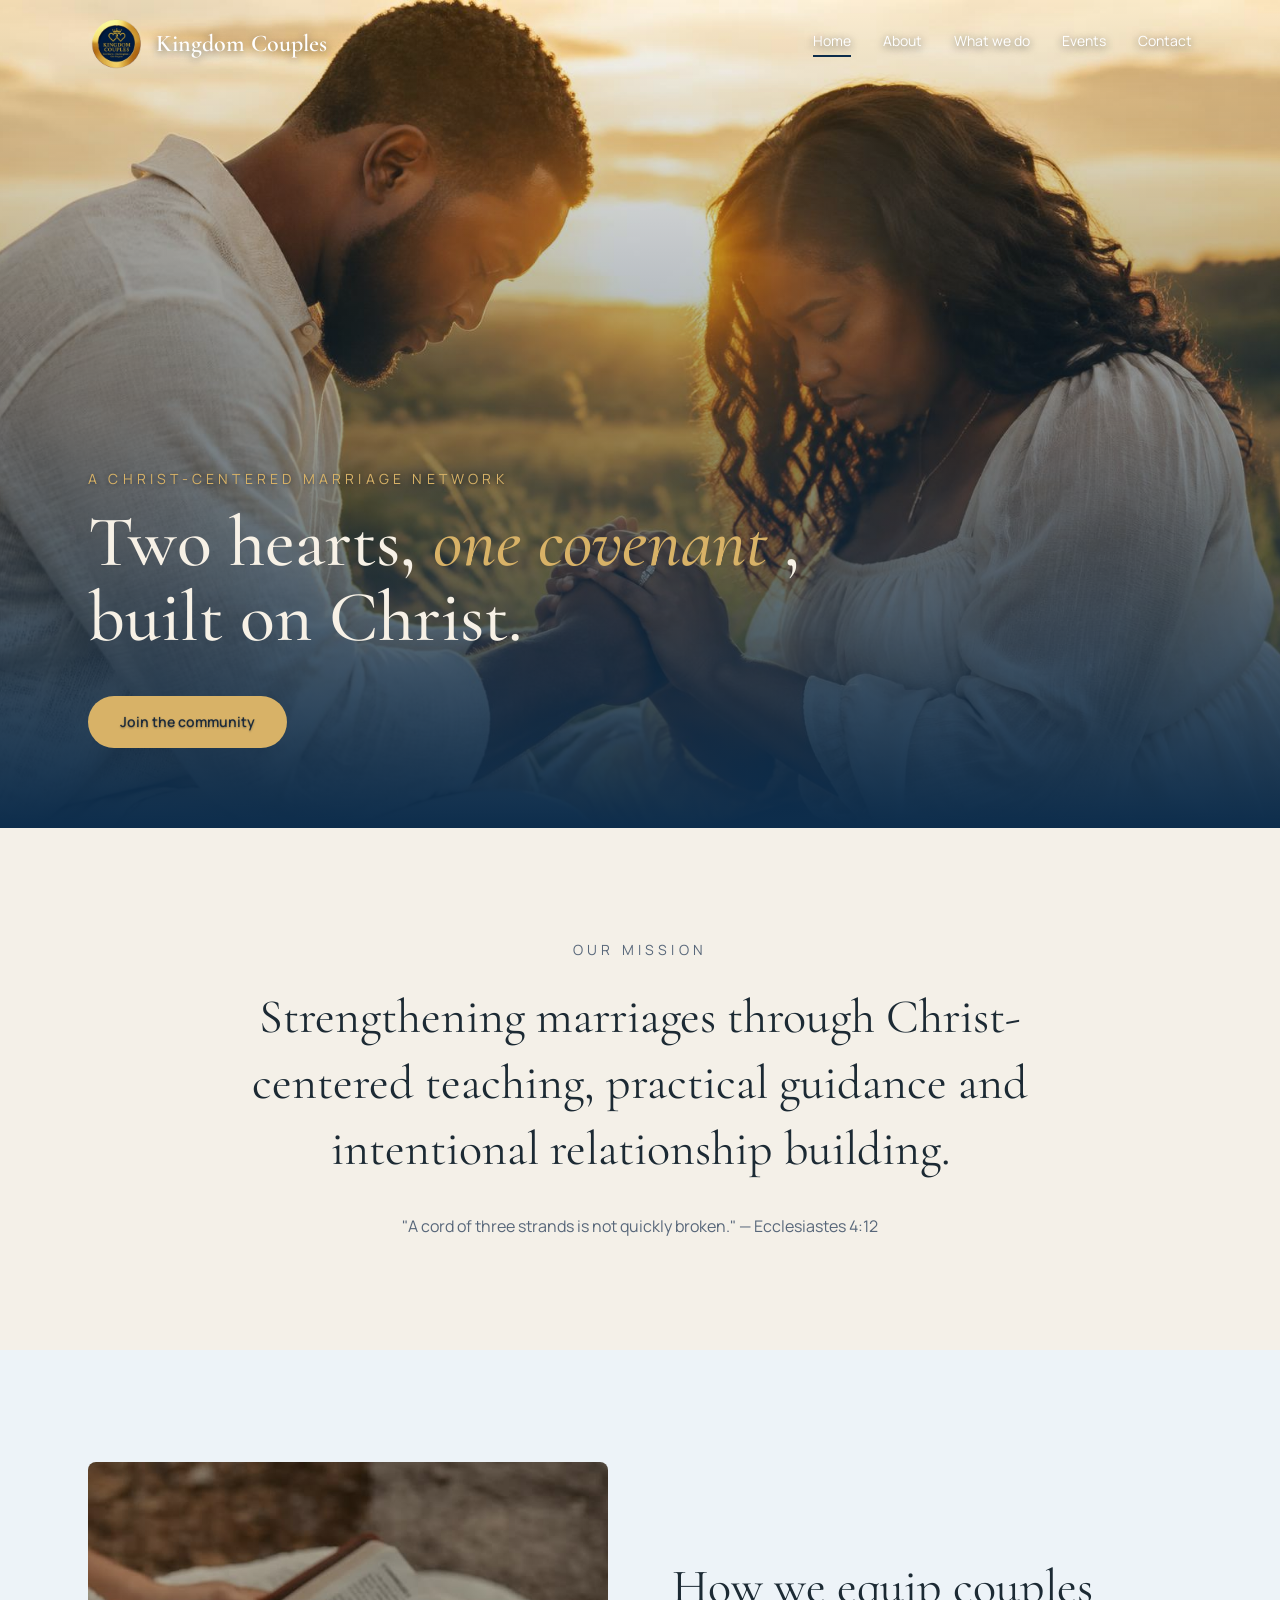
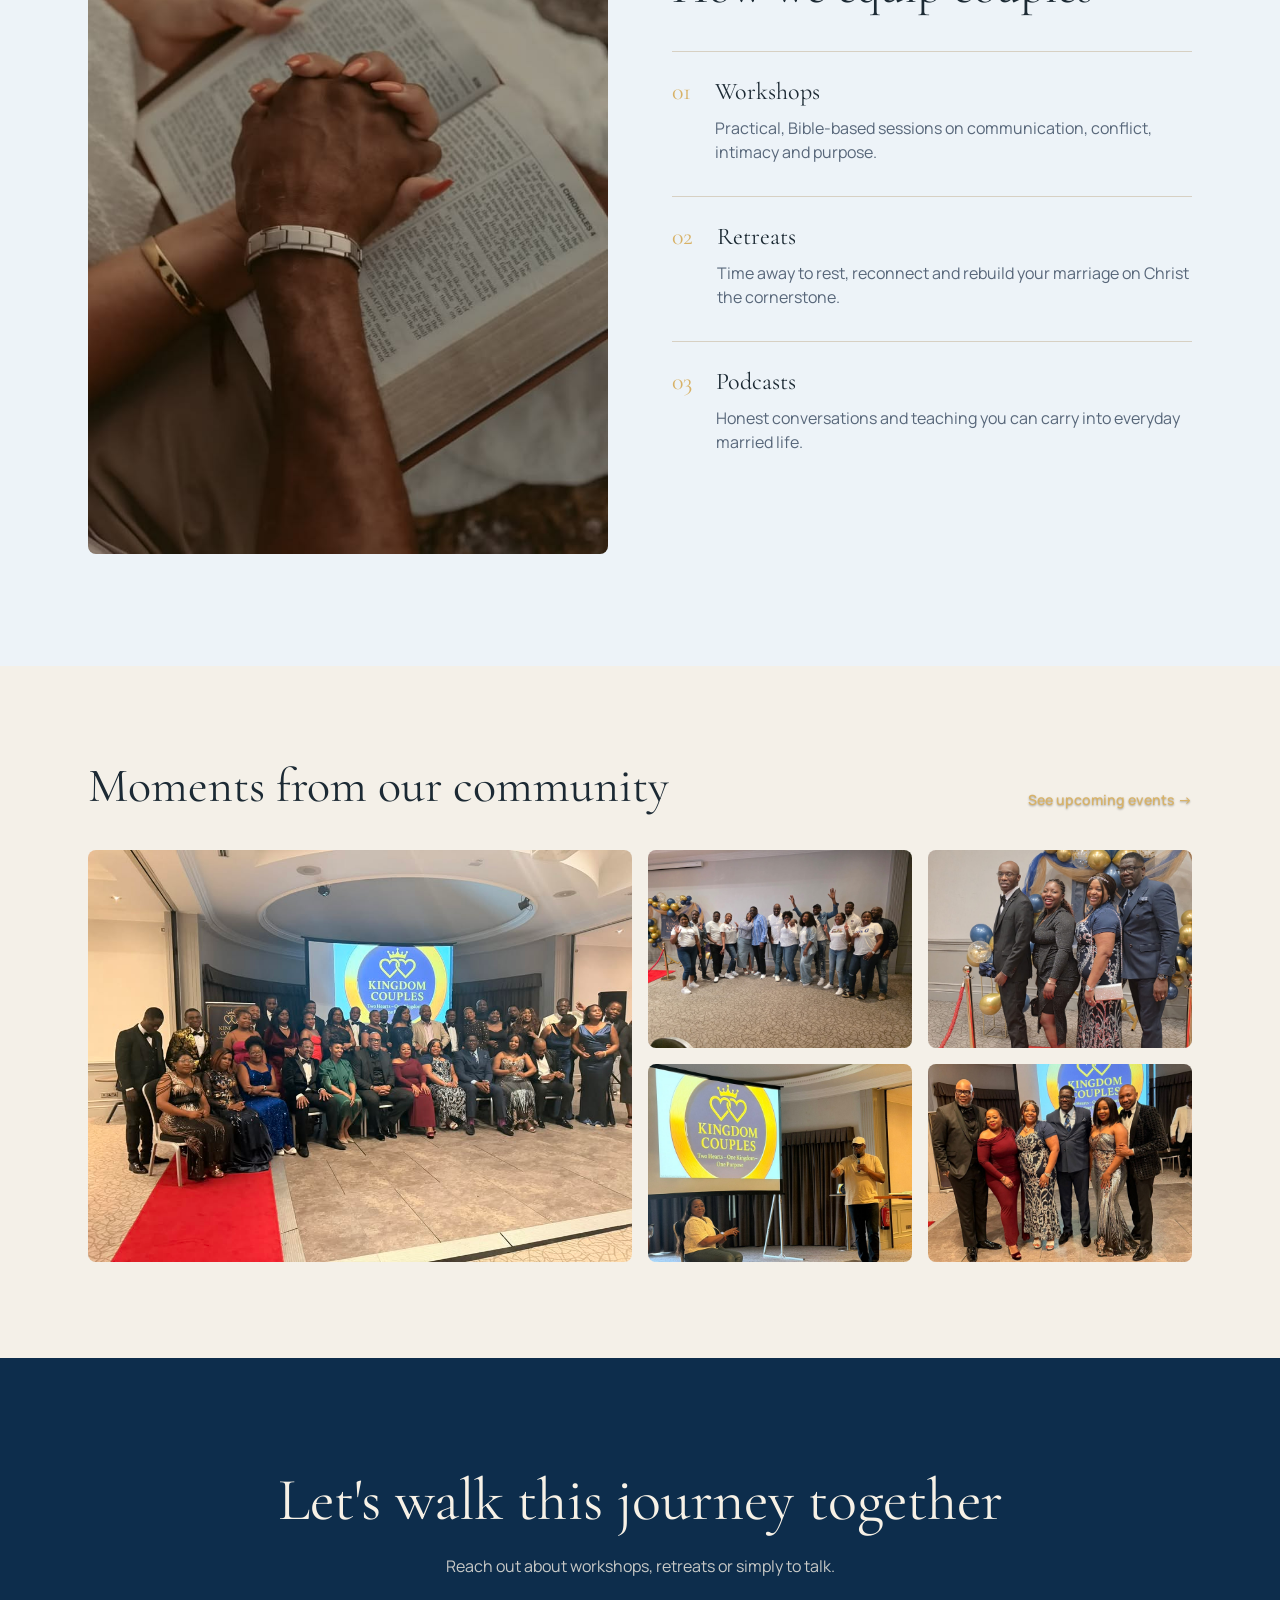
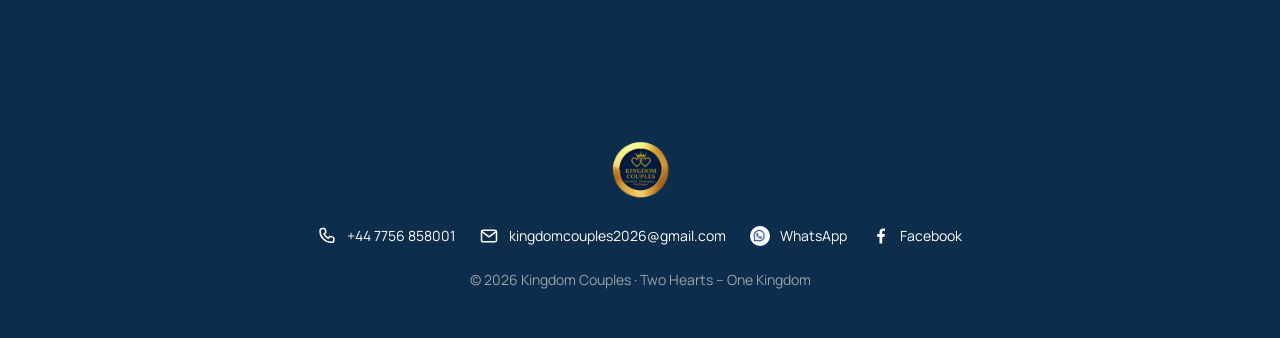
<file: index.html>
<!DOCTYPE html>
<html lang="en">
 <head>
  <meta charset="utf-8"/>
  <meta content="width=device-width, initial-scale=1" name="viewport"/>
  <link href="styles.css" rel="stylesheet"/>
  <link href="https://fonts.googleapis.com/css2?family=Cormorant+Garamond:ital,wght@0,500;0,600;1,500&amp;family=Manrope:wght@400;500;600&amp;display=swap" rel="stylesheet"/>
  <title>
   Kingdom Couples — Christ-Centered Marriages
  </title>
  <meta content="A faith-based network strengthening marriages through workshops, retreats and podcasts rooted in biblical truth." name="description"/>
  <meta content="Kingdom Couples — Christ-Centered Marriages" property="og:title"/>
  <meta content="Workshops, retreats and podcasts that equip couples with biblical tools." property="og:description"/>
  <meta content="website" property="og:type"/>
  <meta content="summary_large_image" name="twitter:card"/>
  <link href="https://fonts.googleapis.com" rel="preconnect"/>
  <link href="images/fav.png" rel="icon" type="image/png"/>
 </head>
 <body>
  <main>
   <header class="hero-header absolute inset-x-0 top-0 z-10 text-primary-foreground">
    <nav class="mx-auto flex max-w-6xl items-center justify-between px-6 py-4">
     <a aria-current="page" class="flex items-center gap-3 active" href="index.html">
      <img alt="Kingdom Couples logo" class="h-14 w-14" height="56" src="images/logo-sm.png" width="56"/>
      <span class="hidden font-display text-2xl font-semibold sm:inline">
       Kingdom Couples
      </span>
     </a>
     <div class="flex gap-5 text-sm md:gap-8">
      <a aria-current="page" class="hover:text-gold text-gold" href="index.html">
       Home
      </a>
      <a class="hover:text-gold" href="about.html">
       About
      </a>
      <a class="hover:text-gold" href="services.html">
       What we do
      </a>
      <a class="hover:text-gold" href="events.html">
       Events
      </a>
      <a class="hover:text-gold" href="contact.html">
       Contact
      </a>
     </div>
    </nav>
   </header>
   <section class="relative flex min-h-[92vh] items-end overflow-hidden">
    <img alt="Couple praying together at sunset" class="absolute inset-0 h-full w-full object-cover" height="1008" src="images/hero.jpg" width="1600"/>
    <div class="absolute inset-0 bg-gradient-to-t from-primary via-primary/40 to-transparent">
    </div>
    <div class="hero-content relative mx-auto w-full max-w-6xl px-6 pb-20 text-primary-foreground">
     <p class="mb-4 text-sm uppercase tracking-[0.3em] text-gold">
      A Christ-centered marriage network
     </p>
     <h1 class="max-w-3xl text-5xl font-medium leading-[1.05] md:text-7xl">
      Two hearts,
      <em class="text-gold">
       one covenant
      </em>
      , built on Christ.
     </h1>
     <a class="mt-10 inline-block rounded-full bg-gold px-8 py-4 text-sm font-semibold text-accent-foreground transition hover:opacity-90" href="#contact">
      Join the community
     </a>
    </div>
   </section>
   <section class="mx-auto max-w-4xl px-6 py-28 text-center" id="about">
    <p class="text-sm uppercase tracking-[0.3em] text-muted-foreground">
     Our mission
    </p>
    <h2 class="mt-6 text-3xl leading-snug md:text-5xl">
     Strengthening marriages through Christ-centered teaching, practical guidance and intentional relationship building.
    </h2>
    <p class="mt-8 text-muted-foreground">
     "A cord of three strands is not quickly broken." — Ecclesiastes 4:12
    </p>
   </section>
   <section class="bg-secondary py-28" id="offer">
    <div class="mx-auto grid max-w-6xl gap-16 px-6 md:grid-cols-2 md:items-center">
     <img alt="Couples at a marriage retreat" class="rounded-lg object-cover" height="912" loading="lazy" src="images/bible.jpg" width="1200"/>
     <div>
      <h2 class="text-4xl md:text-5xl">
       How we equip couples
      </h2>
      <div class="mt-10 space-y-8">
       <div class="flex gap-6 border-t pt-6">
        <span class="font-display text-2xl text-gold">
         01
        </span>
        <div>
         <h3 class="text-2xl">
          Workshops
         </h3>
         <p class="mt-2 text-muted-foreground">
          Practical, Bible-based sessions on communication, conflict, intimacy and purpose.
         </p>
        </div>
       </div>
       <div class="flex gap-6 border-t pt-6">
        <span class="font-display text-2xl text-gold">
         02
        </span>
        <div>
         <h3 class="text-2xl">
          Retreats
         </h3>
         <p class="mt-2 text-muted-foreground">
          Time away to rest, reconnect and rebuild your marriage on Christ the cornerstone.
         </p>
        </div>
       </div>
       <div class="flex gap-6 border-t pt-6">
        <span class="font-display text-2xl text-gold">
         03
        </span>
        <div>
         <h3 class="text-2xl">
          Podcasts
         </h3>
         <p class="mt-2 text-muted-foreground">
          Honest conversations and teaching you can carry into everyday married life.
         </p>
        </div>
       </div>
      </div>
     </div>
    </div>
   </section>
   <section class="py-24">
    <div class="mx-auto max-w-6xl px-6">
     <div class="flex flex-wrap items-end justify-between gap-4">
      <h2 class="text-4xl md:text-5xl">
       Moments from our community
      </h2>
      <a class="text-sm font-semibold text-gold hover:underline" href="events.html">
       See upcoming events →
      </a>
     </div>
     <div class="mt-10 grid grid-cols-2 gap-4 md:grid-cols-4 md:grid-rows-2">
      <img alt="Kingdom Couples gathering" class="col-span-2 row-span-2 h-full w-full rounded-lg object-cover" height="720" loading="lazy" src="images/gala.jpg" width="960"/>
      <img alt="Kingdom Couples moment" class="aspect-[4/3] h-full w-full rounded-lg object-cover" height="800" loading="lazy" src="images/page 1.jpg" width="1200"/>
      <img alt="Kingdom Couples moment" class="aspect-[4/3] h-full w-full rounded-lg object-cover" height="800" loading="lazy" src="images/workshop.jpeg" width="1200"/>
      <img alt="Kingdom Couples moment" class="aspect-[4/3] h-full w-full rounded-lg object-cover" height="800" loading="lazy" src="images/walk.jpg" width="1200"/>
      <img alt="Kingdom Couples moment" class="aspect-[4/3] h-full w-full rounded-lg object-cover" height="800" loading="lazy" src="images/podcast.jpg" width="1200"/>
     </div>
    </div>
   </section>
   <section class="bg-primary py-28 text-primary-foreground" id="contact">
    <div class="mx-auto max-w-4xl px-6 text-center">
     <h2 class="text-4xl md:text-6xl">
      Let's walk this journey together
     </h2>
     <p class="mt-6 opacity-80">
      Reach out about workshops, retreats or simply to talk.
     </p>
    </div>
   </section>
   <footer class="bg-primary py-12 text-primary-foreground">
    <div class="mx-auto flex max-w-6xl flex-col items-center gap-6 px-6 text-center text-sm">
     <img alt="" class="h-16 w-16" height="64" loading="lazy" src="images/logo-sm.png" width="64"/>
     <div class="footer-contact">
      <a href="tel:+447756858001" aria-label="Call Kingdom Couples at +44 7756 858001">
       <svg aria-hidden="true" viewBox="0 0 24 24" fill="none" stroke="currentColor" stroke-width="1.8"><path stroke-linecap="round" stroke-linejoin="round" d="M2.5 5.5A2.5 2.5 0 0 1 5 3h2.2a1.5 1.5 0 0 1 1.46 1.15l.7 2.8a1.5 1.5 0 0 1-.75 1.68l-1.5.84a14 14 0 0 0 5.42 5.42l.84-1.5a1.5 1.5 0 0 1 1.68-.75l2.8.7A1.5 1.5 0 0 1 19 14.8V17a2.5 2.5 0 0 1-2.5 2.5h-1C8.6 19.5 2.5 13.4 2.5 6.5v-1Z"/></svg>
       <span>+44 7756 858001</span>
      </a>
      <a href="mailto:kingdomcouples2026@gmail.com" aria-label="Email Kingdom Couples">
       <svg aria-hidden="true" viewBox="0 0 24 24" fill="none" stroke="currentColor" stroke-width="1.8"><rect x="3" y="5" width="18" height="14" rx="2"/><path stroke-linecap="round" stroke-linejoin="round" d="m4 7 8 6 8-6"/></svg>
       <span>kingdomcouples2026@gmail.com</span>
      </a>
      <a href="https://wa.me/447756858001" target="_blank" rel="noopener noreferrer" aria-label="Message Kingdom Couples on WhatsApp">
       <img src="images/whatsapp.png" alt="" aria-hidden="true"/>
       <span>WhatsApp</span>
      </a>
      <a href="https://www.facebook.com/profile.php?id=61584360152010" target="_blank" rel="noopener noreferrer" aria-label="Visit Kingdom Couples on Facebook">
       <svg aria-hidden="true" viewBox="0 0 24 24" fill="currentColor"><path d="M13.5 21v-8.2h2.75l.41-3.2H13.5V7.56c0-.93.26-1.56 1.59-1.56h1.69V3.14A22 22 0 0 0 14.32 3C11.88 3 10.2 4.49 10.2 7.23V9.6H7.44v3.2h2.76V21h3.3Z"/></svg>
       <span>Facebook</span>
      </a>
     </div>
     <p class="opacity-60">
      © 2026 Kingdom Couples · Two Hearts – One Kingdom
     </p>
    </div>
   </footer>
  </main>
 </body>
</html>
</file>
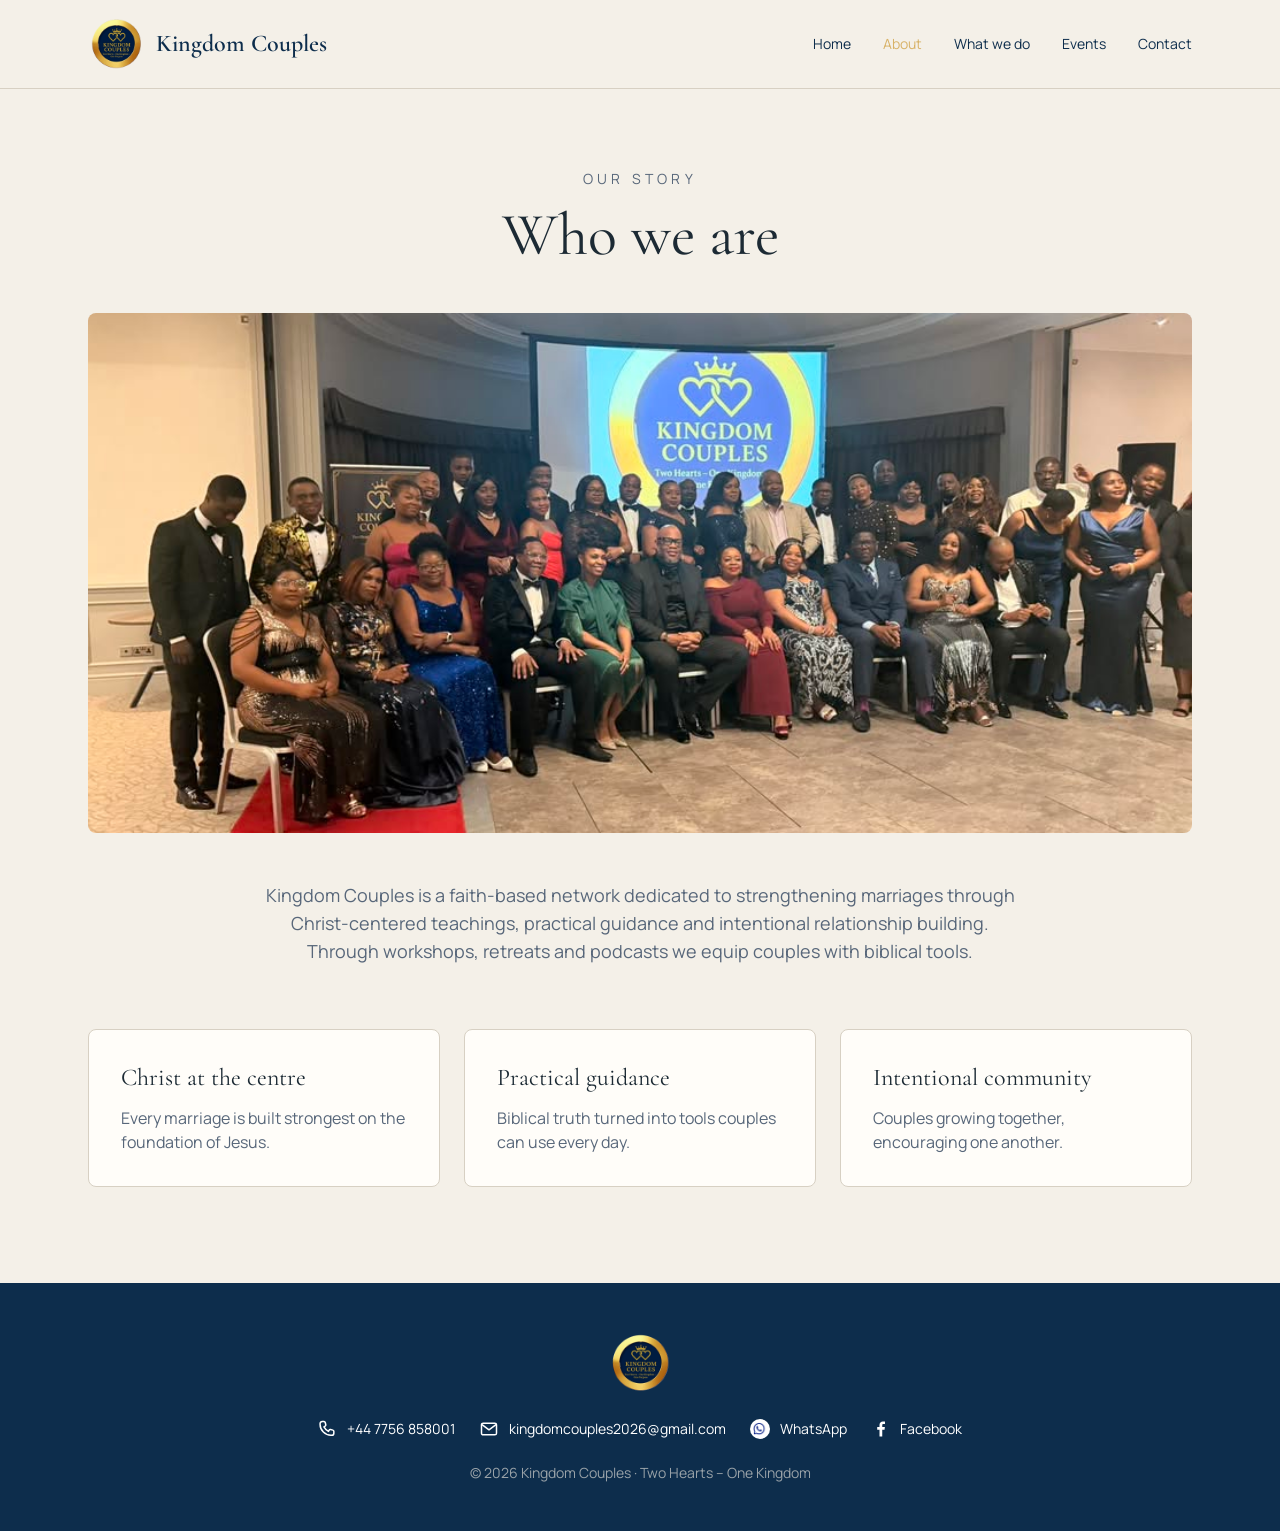
<file: about.html>
<!DOCTYPE html>
<html lang="en">
 <head>
  <meta charset="utf-8"/>
  <meta content="width=device-width, initial-scale=1" name="viewport"/>
  <link href="styles.css" rel="stylesheet"/>
  <link href="https://fonts.googleapis.com/css2?family=Cormorant+Garamond:ital,wght@0,500;0,600;1,500&amp;family=Manrope:wght@400;500;600&amp;display=swap" rel="stylesheet"/>
  <title>
   About — Kingdom Couples
  </title>
  <meta content="Who we are: a faith-based network strengthening marriages through Christ-centered teaching." name="description"/>
  <meta content="About — Kingdom Couples" property="og:title"/>
  <meta content="A faith-based network strengthening marriages through Christ." property="og:description"/>
  <meta content="website" property="og:type"/>
  <meta content="summary_large_image" name="twitter:card"/>
  <link href="https://fonts.googleapis.com" rel="preconnect"/>
  <link href="images/favicon.png" rel="icon" type="image/png"/>
 </head>
 <body>
  <header class="border-b bg-background">
   <nav class="mx-auto flex max-w-6xl items-center justify-between px-6 py-4">
    <a class="flex items-center gap-3" href="index.html">
     <img alt="Kingdom Couples logo" class="h-14 w-14" height="56" src="images/logo-sm.png" width="56"/>
     <span class="hidden font-display text-2xl font-semibold sm:inline">
      Kingdom Couples
     </span>
    </a>
    <div class="flex gap-5 text-sm md:gap-8">
     <a class="hover:text-gold" href="index.html">
      Home
     </a>
     <a aria-current="page" class="hover:text-gold text-gold" href="about.html">
      About
     </a>
     <a class="hover:text-gold" href="services.html">
      What we do
     </a>
     <a class="hover:text-gold" href="events.html">
      Events
     </a>
     <a class="hover:text-gold" href="contact.html">
      Contact
     </a>
    </div>
   </nav>
  </header>
  <main>
   <section class="mx-auto max-w-4xl px-6 pt-20 pb-12 text-center">
    <p class="text-sm uppercase tracking-[0.3em] text-muted-foreground">
     Our story
    </p>
    <h1 class="mt-4 text-5xl md:text-6xl">
     Who we are
    </h1>
   </section>
   <div class="mx-auto max-w-6xl px-6 pb-24">
    <img alt="Kingdom Couples community gathering" class="w-full rounded-lg object-cover md:max-h-[520px]" height="720" src="images/gala.jpg" width="960"/>
    <p class="mx-auto mt-12 max-w-3xl text-center text-lg text-muted-foreground">
     Kingdom Couples is a faith-based network dedicated to strengthening marriages through Christ-centered teachings, practical guidance and intentional relationship building. Through workshops, retreats and podcasts we equip couples with biblical tools.
    </p>
    <div class="mt-16 grid gap-6 md:grid-cols-3">
     <div class="rounded-lg border bg-card p-8">
      <h3 class="text-2xl">
       Christ at the centre
      </h3>
      <p class="mt-3 text-muted-foreground">
       Every marriage is built strongest on the foundation of Jesus.
      </p>
     </div>
     <div class="rounded-lg border bg-card p-8">
      <h3 class="text-2xl">
       Practical guidance
      </h3>
      <p class="mt-3 text-muted-foreground">
       Biblical truth turned into tools couples can use every day.
      </p>
     </div>
     <div class="rounded-lg border bg-card p-8">
      <h3 class="text-2xl">
       Intentional community
      </h3>
      <p class="mt-3 text-muted-foreground">
       Couples growing together, encouraging one another.
      </p>
     </div>
    </div>
   </div>
  </main>
  <footer class="bg-primary py-12 text-primary-foreground">
   <div class="mx-auto flex max-w-6xl flex-col items-center gap-6 px-6 text-center text-sm">
    <img alt="" class="h-16 w-16" height="64" loading="lazy" src="images/logo-sm.png" width="64"/>
    <div class="footer-contact">
     <a href="tel:+447756858001" aria-label="Call Kingdom Couples at +44 7756 858001">
      <svg aria-hidden="true" viewBox="0 0 24 24" fill="none" stroke="currentColor" stroke-width="1.8"><path stroke-linecap="round" stroke-linejoin="round" d="M2.5 5.5A2.5 2.5 0 0 1 5 3h2.2a1.5 1.5 0 0 1 1.46 1.15l.7 2.8a1.5 1.5 0 0 1-.75 1.68l-1.5.84a14 14 0 0 0 5.42 5.42l.84-1.5a1.5 1.5 0 0 1 1.68-.75l2.8.7A1.5 1.5 0 0 1 19 14.8V17a2.5 2.5 0 0 1-2.5 2.5h-1C8.6 19.5 2.5 13.4 2.5 6.5v-1Z"/></svg>
      <span>+44 7756 858001</span>
     </a>
     <a href="mailto:kingdomcouples2026@gmail.com" aria-label="Email Kingdom Couples">
      <svg aria-hidden="true" viewBox="0 0 24 24" fill="none" stroke="currentColor" stroke-width="1.8"><rect x="3" y="5" width="18" height="14" rx="2"/><path stroke-linecap="round" stroke-linejoin="round" d="m4 7 8 6 8-6"/></svg>
      <span>kingdomcouples2026@gmail.com</span>
     </a>
     <a href="https://wa.me/447756858001" target="_blank" rel="noopener noreferrer" aria-label="Message Kingdom Couples on WhatsApp">
      <img src="images/whatsapp.png" alt="" aria-hidden="true"/>
      <span>WhatsApp</span>
     </a>
     <a href="https://www.facebook.com/profile.php?id=61584360152010" target="_blank" rel="noopener noreferrer" aria-label="Visit Kingdom Couples on Facebook">
      <svg aria-hidden="true" viewBox="0 0 24 24" fill="currentColor"><path d="M13.5 21v-8.2h2.75l.41-3.2H13.5V7.56c0-.93.26-1.56 1.59-1.56h1.69V3.14A22 22 0 0 0 14.32 3C11.88 3 10.2 4.49 10.2 7.23V9.6H7.44v3.2h2.76V21h3.3Z"/></svg>
      <span>Facebook</span>
     </a>
    </div>
    <p class="opacity-60">
     © 2026 Kingdom Couples · Two Hearts – One Kingdom
    </p>
   </div>
  </footer>
 </body>
</html>
</file>
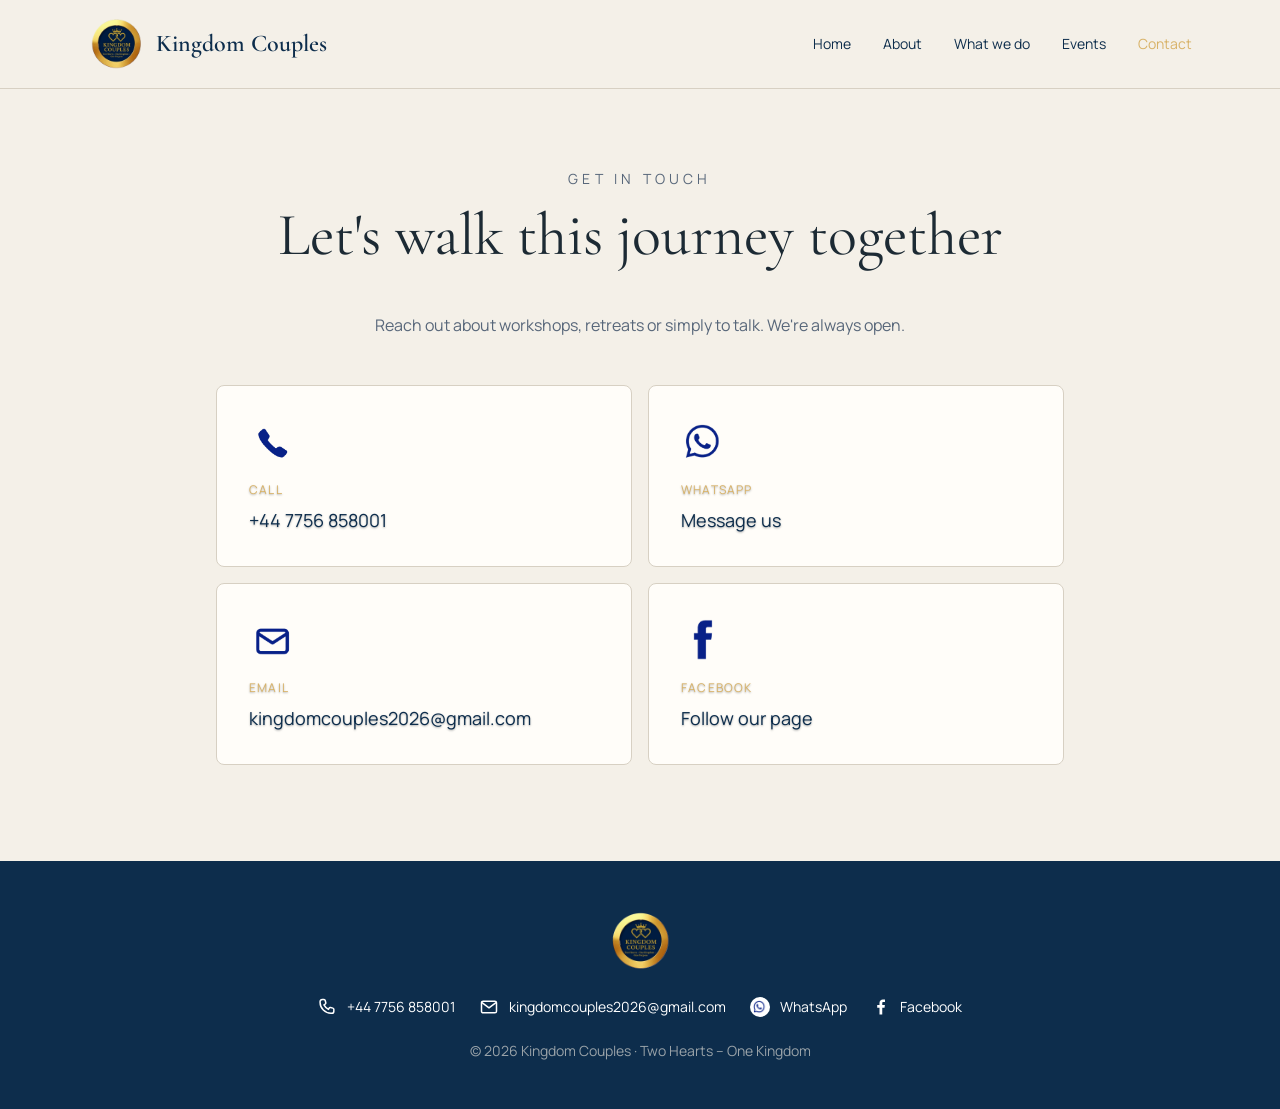
<file: contact.html>
<!DOCTYPE html>
<html lang="en">
 <head>
  <meta charset="utf-8"/>
  <meta content="width=device-width, initial-scale=1" name="viewport"/>
  <link href="styles.css" rel="stylesheet"/>
  <link href="https://fonts.googleapis.com/css2?family=Cormorant+Garamond:ital,wght@0,500;0,600;1,500&amp;family=Manrope:wght@400;500;600&amp;display=swap" rel="stylesheet"/>
  <title>
   Contact — Kingdom Couples
  </title>
  <meta content="Call, email or message Kingdom Couples about workshops, retreats and support." name="description"/>
  <meta content="Contact — Kingdom Couples" property="og:title"/>
  <meta content="Get in touch with Kingdom Couples." property="og:description"/>
  <meta content="website" property="og:type"/>
  <meta content="summary_large_image" name="twitter:card"/>
  <link href="https://fonts.googleapis.com" rel="preconnect"/>
  <link href="images/favicon.png" rel="icon" type="image/png"/>
 </head>
 <body>
  <header class="border-b bg-background">
   <nav class="mx-auto flex max-w-6xl items-center justify-between px-6 py-4">
    <a class="flex items-center gap-3" href="index.html">
     <img alt="Kingdom Couples logo" class="h-14 w-14" height="56" src="images/logo-sm.png" width="56"/>
     <span class="hidden font-display text-2xl font-semibold sm:inline">
      Kingdom Couples
     </span>
    </a>
    <div class="flex gap-5 text-sm md:gap-8">
     <a class="hover:text-gold" href="index.html">
      Home
     </a>
     <a class="hover:text-gold" href="about.html">
      About
     </a>
     <a class="hover:text-gold" href="services.html">
      What we do
     </a>
     <a class="hover:text-gold" href="events.html">
      Events
     </a>
     <a aria-current="page" class="hover:text-gold text-gold" href="contact.html">
      Contact
     </a>
    </div>
   </nav>
  </header>
  <main>
   <section class="mx-auto max-w-4xl px-6 pt-20 pb-12 text-center">
    <p class="text-sm uppercase tracking-[0.3em] text-muted-foreground">
     Get in touch
    </p>
    <h1 class="mt-4 text-5xl md:text-6xl">
     Let's walk this journey together
    </h1>
   </section>
   <div class="mx-auto max-w-4xl px-6 pb-24">
    <p class="text-center text-muted-foreground">
     Reach out about workshops, retreats or simply to talk. We're always open.
    </p>
    <div class="mt-12 grid gap-4 sm:grid-cols-2">
     <a class="rounded-lg border bg-card p-8 transition hover:border-gold" href="tel:+447756858001" rel="noreferrer">
      <img class="contact-icon" src="images/call.png" alt="" aria-hidden="true"/>
      <p class="text-xs uppercase tracking-widest text-gold">
       Call
      </p>
      <p class="mt-2 break-all text-lg">
       +44 7756 858001
      </p>
     </a>
     <a class="rounded-lg border bg-card p-8 transition hover:border-gold" href="https://wa.me/447756858001" rel="noreferrer" target="_blank">
      <img class="contact-icon" src="images/whatsapp.png" alt="" aria-hidden="true"/>
      <p class="text-xs uppercase tracking-widest text-gold">
       WhatsApp
      </p>
      <p class="mt-2 break-all text-lg">
       Message us
      </p>
     </a>
     <a class="rounded-lg border bg-card p-8 transition hover:border-gold" href="mailto:kingdomcouples2026@gmail.com" rel="noreferrer">
      <img class="contact-icon" src="images/email%20icon.png" alt="" aria-hidden="true"/>
      <p class="text-xs uppercase tracking-widest text-gold">
       Email
      </p>
      <p class="mt-2 break-all text-lg">
       kingdomcouples2026@gmail.com
      </p>
     </a>
     <a class="rounded-lg border bg-card p-8 transition hover:border-gold" href="https://www.facebook.com/profile.php?id=61584360152010" rel="noreferrer" target="_blank">
      <img class="contact-icon" src="images/Facebook%20icon.png" alt="" aria-hidden="true"/>
      <p class="text-xs uppercase tracking-widest text-gold">
       Facebook
      </p>
      <p class="mt-2 break-all text-lg">
       Follow our page
      </p>
     </a>
    </div>
   </div>
  </main>
  <footer class="bg-primary py-12 text-primary-foreground">
   <div class="mx-auto flex max-w-6xl flex-col items-center gap-6 px-6 text-center text-sm">
    <img alt="" class="h-16 w-16" height="64" loading="lazy" src="images/logo-sm.png" width="64"/>
    <div class="footer-contact">
     <a href="tel:+447756858001" aria-label="Call Kingdom Couples at +44 7756 858001">
      <svg aria-hidden="true" viewBox="0 0 24 24" fill="none" stroke="currentColor" stroke-width="1.8"><path stroke-linecap="round" stroke-linejoin="round" d="M2.5 5.5A2.5 2.5 0 0 1 5 3h2.2a1.5 1.5 0 0 1 1.46 1.15l.7 2.8a1.5 1.5 0 0 1-.75 1.68l-1.5.84a14 14 0 0 0 5.42 5.42l.84-1.5a1.5 1.5 0 0 1 1.68-.75l2.8.7A1.5 1.5 0 0 1 19 14.8V17a2.5 2.5 0 0 1-2.5 2.5h-1C8.6 19.5 2.5 13.4 2.5 6.5v-1Z"/></svg>
      <span>+44 7756 858001</span>
     </a>
     <a href="mailto:kingdomcouples2026@gmail.com" aria-label="Email Kingdom Couples">
      <svg aria-hidden="true" viewBox="0 0 24 24" fill="none" stroke="currentColor" stroke-width="1.8"><rect x="3" y="5" width="18" height="14" rx="2"/><path stroke-linecap="round" stroke-linejoin="round" d="m4 7 8 6 8-6"/></svg>
      <span>kingdomcouples2026@gmail.com</span>
     </a>
     <a href="https://wa.me/447756858001" target="_blank" rel="noopener noreferrer" aria-label="Message Kingdom Couples on WhatsApp">
      <img src="images/whatsapp.png" alt="" aria-hidden="true"/>
      <span>WhatsApp</span>
     </a>
     <a href="https://www.facebook.com/profile.php?id=61584360152010" target="_blank" rel="noopener noreferrer" aria-label="Visit Kingdom Couples on Facebook">
      <svg aria-hidden="true" viewBox="0 0 24 24" fill="currentColor"><path d="M13.5 21v-8.2h2.75l.41-3.2H13.5V7.56c0-.93.26-1.56 1.59-1.56h1.69V3.14A22 22 0 0 0 14.32 3C11.88 3 10.2 4.49 10.2 7.23V9.6H7.44v3.2h2.76V21h3.3Z"/></svg>
      <span>Facebook</span>
     </a>
    </div>
    <p class="opacity-60">
     © 2026 Kingdom Couples · Two Hearts – One Kingdom
    </p>
   </div>
  </footer>
 </body>
</html>
</file>
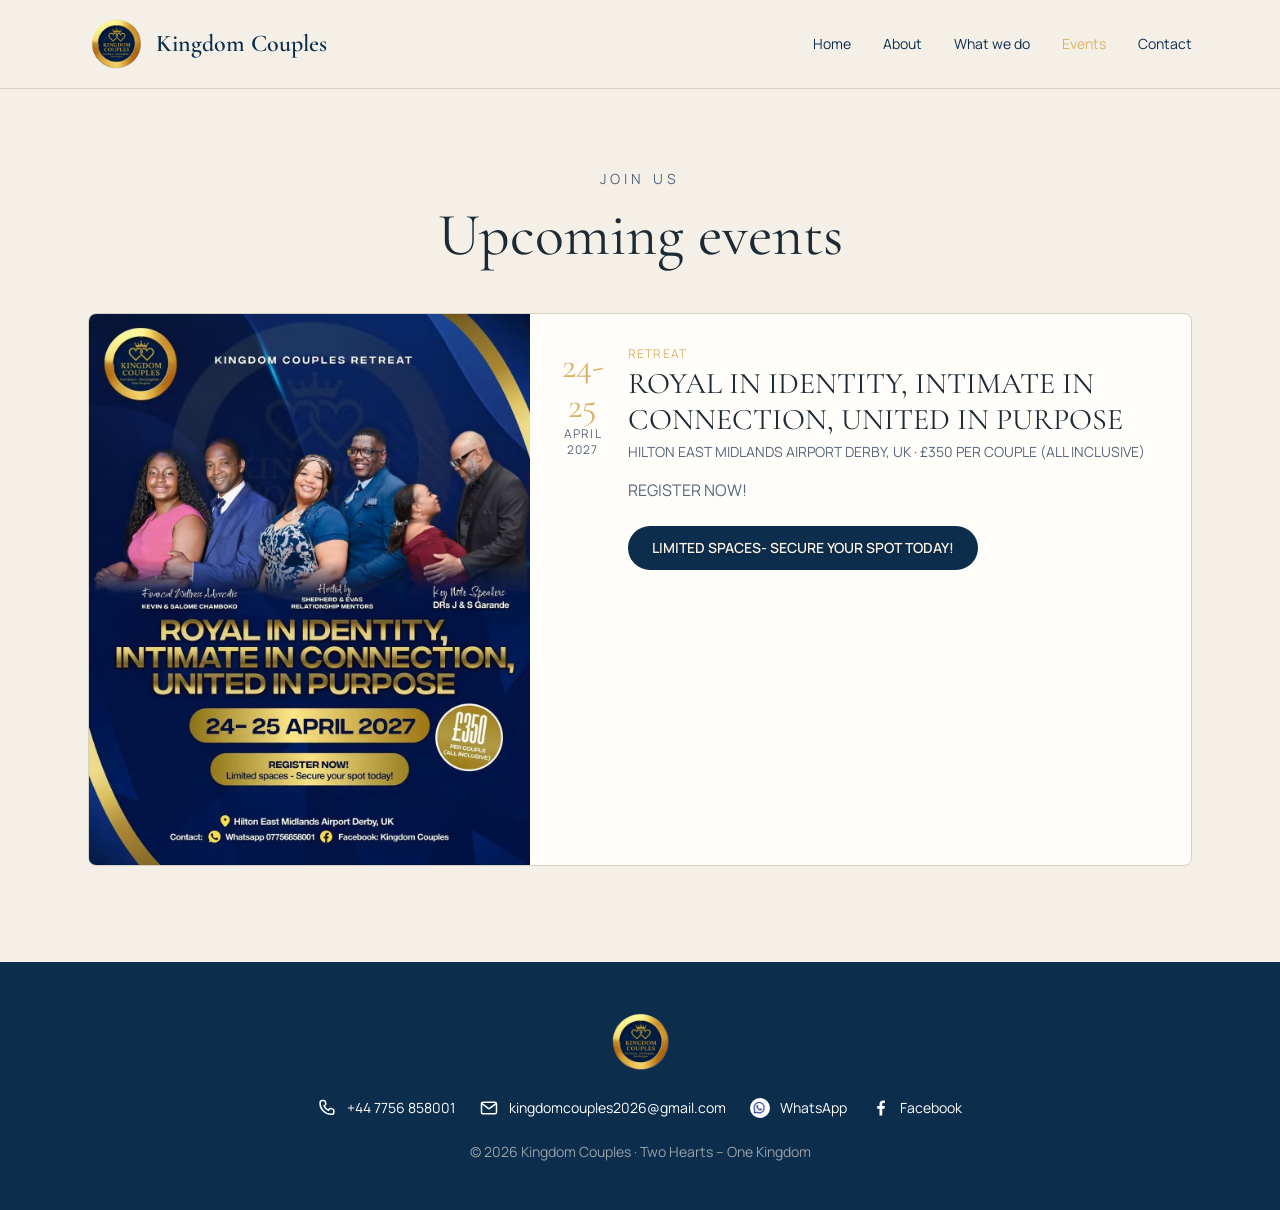
<file: events.html>
<!DOCTYPE html>
<html lang="en">
 <head>
  <meta charset="utf-8"/>
  <meta content="width=device-width, initial-scale=1" name="viewport"/>
  <link href="styles.css" rel="stylesheet"/>
  <link href="https://fonts.googleapis.com/css2?family=Cormorant+Garamond:ital,wght@0,500;0,600;1,500&amp;family=Manrope:wght@400;500;600&amp;display=swap" rel="stylesheet"/>
  <title>
   Upcoming Events — Kingdom Couples
  </title>
  <meta content="Upcoming Kingdom Couples workshops, retreats, galas and podcast sessions." name="description"/>
  <meta content="Upcoming Events — Kingdom Couples" property="og:title"/>
  <meta content="Join our next workshop, retreat or couples gala." property="og:description"/>
  <meta content="website" property="og:type"/>
  <meta content="summary_large_image" name="twitter:card"/>
  <link href="https://fonts.googleapis.com" rel="preconnect"/>
  <link href="images/favicon.png" rel="icon" type="image/png"/>
 </head>
 <body>
  <header class="border-b bg-background">
   <nav class="mx-auto flex max-w-6xl items-center justify-between px-6 py-4">
    <a class="flex items-center gap-3" href="index.html">
     <img alt="Kingdom Couples logo" class="h-14 w-14" height="56" src="images/logo-sm.png" width="56"/>
     <span class="hidden font-display text-2xl font-semibold sm:inline">
      Kingdom Couples
     </span>
    </a>
    <div class="flex gap-5 text-sm md:gap-8">
     <a class="hover:text-gold" href="index.html">
      Home
     </a>
     <a class="hover:text-gold" href="about.html">
      About
     </a>
     <a class="hover:text-gold" href="services.html">
      What we do
     </a>
     <a aria-current="page" class="hover:text-gold text-gold" href="events.html">
      Events
     </a>
     <a class="hover:text-gold" href="contact.html">
      Contact
     </a>
    </div>
   </nav>
  </header>
  <main>
   <section class="mx-auto max-w-4xl px-6 pt-20 pb-12 text-center">
    <p class="text-sm uppercase tracking-[0.3em] text-muted-foreground">
     Join us
    </p>
    <h1 class="mt-4 text-5xl md:text-6xl">
     Upcoming events
    </h1>
   </section>
   <div class="mx-auto max-w-6xl space-y-10 px-6 pb-24">
    <article class="grid overflow-hidden rounded-lg border bg-card md:grid-cols-5">
     <img alt="RETREAT" class="h-64 w-full object-cover md:col-span-2 md:h-full" height="800" loading="lazy" src="images/retret.jpeg" width="1200"/>
     <div class="flex gap-6 p-8 md:col-span-3">
      <div class="text-center">
       <p class="font-display text-4xl text-gold">
        24-25
       </p>
       <p class="text-xs uppercase tracking-widest text-muted-foreground">
        APRIL 2027
       </p>
      </div>
      <div>
       <p class="text-xs uppercase tracking-widest text-gold">
        RETREAT
       </p>
       <h2 class="mt-1 text-3xl">
        ROYAL IN IDENTITY, INTIMATE IN CONNECTION, UNITED IN PURPOSE
       </h2>
       <p class="mt-1 text-sm text-muted-foreground">
        HILTON EAST MIDLANDS AIRPORT DERBY, UK · £350 PER COUPLE (ALL INCLUSIVE)
       </p>
       <p class="mt-4 text-muted-foreground">
        REGISTER NOW!
       </p>
       <a class="mt-6 inline-block rounded-full bg-primary px-6 py-3 text-sm font-semibold text-primary-foreground hover:opacity-90" href="contact.html">
        LIMITED SPACES- SECURE YOUR SPOT TODAY!
       </a>
      </div>
     </div>
    </article>
    
   </div>
  </main>
  <footer class="bg-primary py-12 text-primary-foreground">
   <div class="mx-auto flex max-w-6xl flex-col items-center gap-6 px-6 text-center text-sm">
    <img alt="" class="h-16 w-16" height="64" loading="lazy" src="images/logo-sm.png" width="64"/>
    <div class="footer-contact">
     <a href="tel:+447756858001" aria-label="Call Kingdom Couples at +44 7756 858001">
      <svg aria-hidden="true" viewBox="0 0 24 24" fill="none" stroke="currentColor" stroke-width="1.8"><path stroke-linecap="round" stroke-linejoin="round" d="M2.5 5.5A2.5 2.5 0 0 1 5 3h2.2a1.5 1.5 0 0 1 1.46 1.15l.7 2.8a1.5 1.5 0 0 1-.75 1.68l-1.5.84a14 14 0 0 0 5.42 5.42l.84-1.5a1.5 1.5 0 0 1 1.68-.75l2.8.7A1.5 1.5 0 0 1 19 14.8V17a2.5 2.5 0 0 1-2.5 2.5h-1C8.6 19.5 2.5 13.4 2.5 6.5v-1Z"/></svg>
      <span>+44 7756 858001</span>
     </a>
     <a href="mailto:kingdomcouples2026@gmail.com" aria-label="Email Kingdom Couples">
      <svg aria-hidden="true" viewBox="0 0 24 24" fill="none" stroke="currentColor" stroke-width="1.8"><rect x="3" y="5" width="18" height="14" rx="2"/><path stroke-linecap="round" stroke-linejoin="round" d="m4 7 8 6 8-6"/></svg>
      <span>kingdomcouples2026@gmail.com</span>
     </a>
     <a href="https://wa.me/447756858001" target="_blank" rel="noopener noreferrer" aria-label="Message Kingdom Couples on WhatsApp">
      <img src="images/whatsapp.png" alt="" aria-hidden="true"/>
      <span>WhatsApp</span>
     </a>
     <a href="https://www.facebook.com/profile.php?id=61584360152010" target="_blank" rel="noopener noreferrer" aria-label="Visit Kingdom Couples on Facebook">
      <svg aria-hidden="true" viewBox="0 0 24 24" fill="currentColor"><path d="M13.5 21v-8.2h2.75l.41-3.2H13.5V7.56c0-.93.26-1.56 1.59-1.56h1.69V3.14A22 22 0 0 0 14.32 3C11.88 3 10.2 4.49 10.2 7.23V9.6H7.44v3.2h2.76V21h3.3Z"/></svg>
      <span>Facebook</span>
     </a>
    </div>
    <p class="opacity-60">
     © 2026 Kingdom Couples · Two Hearts – One Kingdom
    </p>
   </div>
  </footer>
 </body>
</html>
</file>
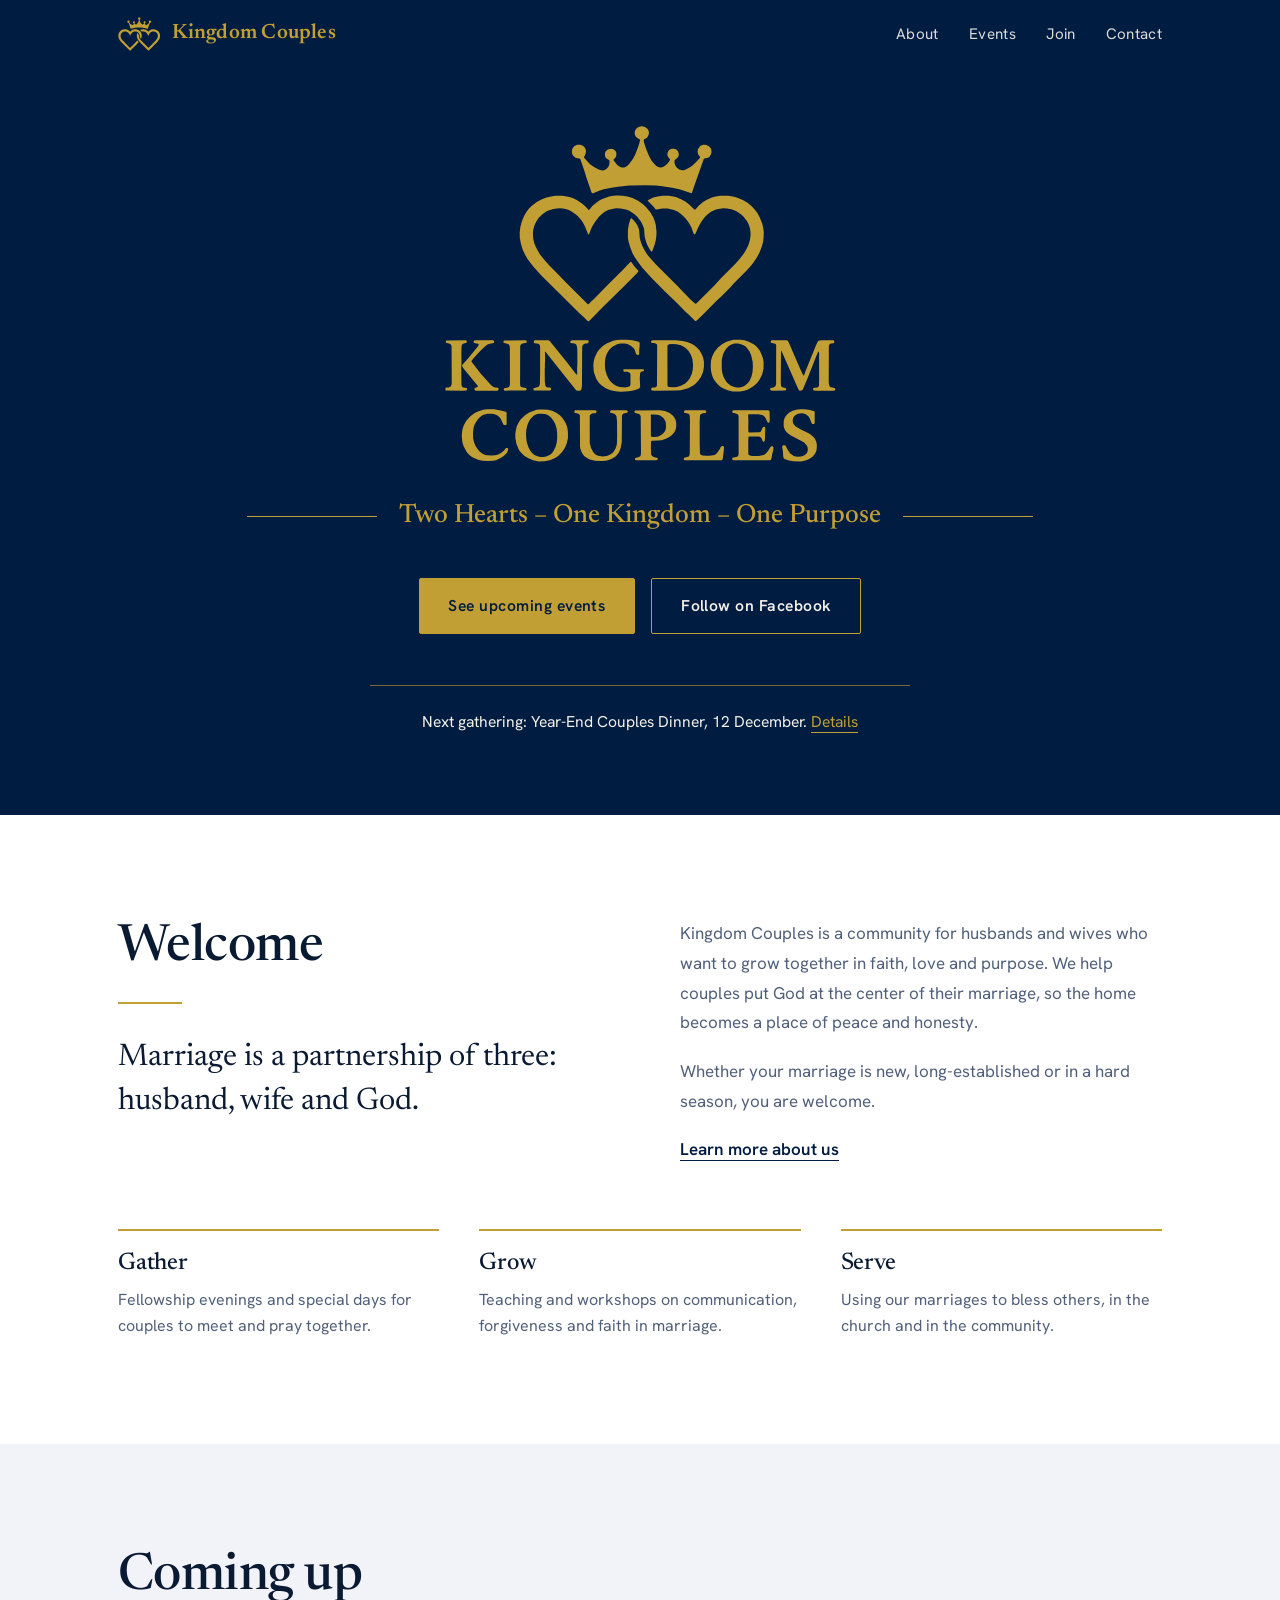
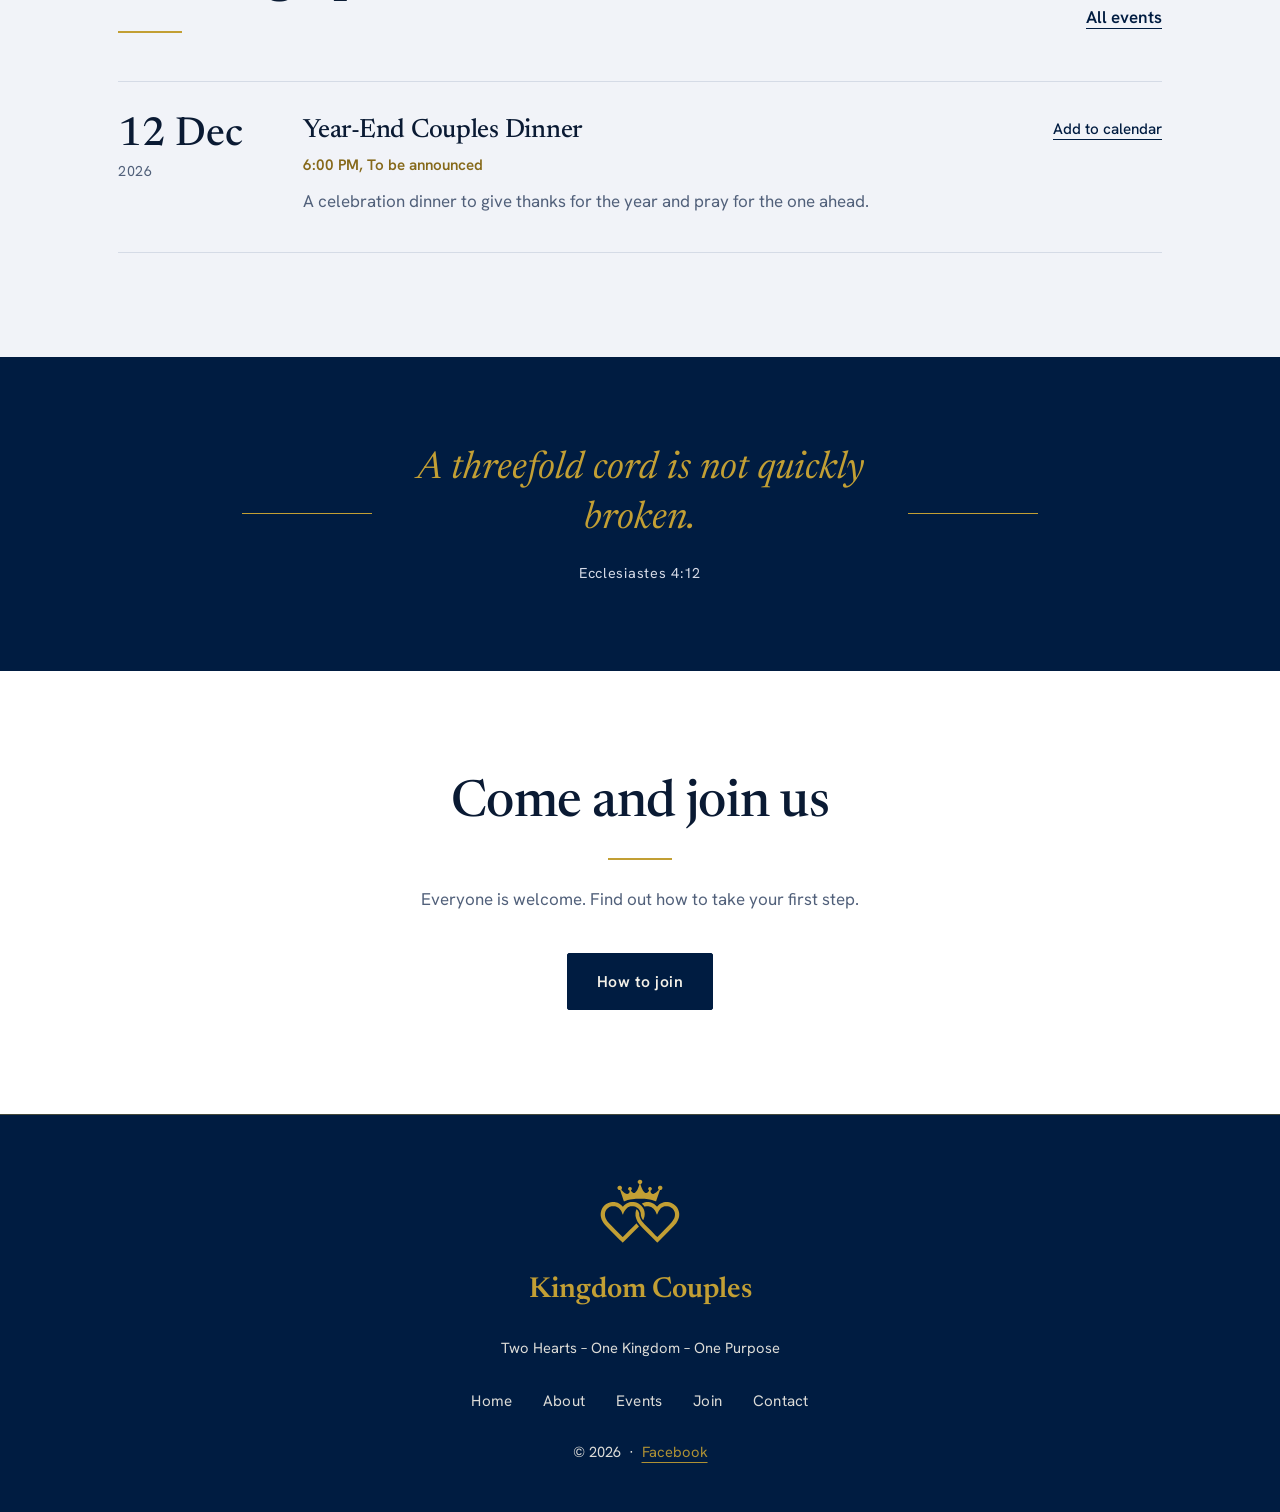
<file: Kingdom Couples.html>
<!DOCTYPE html>
<html lang="en">
<head>
<meta charset="utf-8">
<meta name="viewport" content="width=device-width, initial-scale=1, viewport-fit=cover">
<title>Kingdom Couples</title>
<link rel="preconnect" href="https://fonts.googleapis.com">
<link rel="preconnect" href="https://fonts.gstatic.com" crossorigin>
<link href="https://fonts.googleapis.com/css2?family=Newsreader:ital,opsz,wght@0,6..72,400;0,6..72,500;0,6..72,600;1,6..72,400&family=Hanken+Grotesk:wght@400;500;600&display=swap" rel="stylesheet">
<style>
:root{
  --navy:#001C41; --gold:#C29F34;
  --bg:#FFFFFF; --ink:#0A1A33; --muted:#51607A; --soft:#F1F3F8; --line:#D5DBE6;
  --gold-ink:#86691A; --accent:#001C41;
  box-sizing:border-box;
  padding-top:env(safe-area-inset-top,0px); padding-bottom:env(safe-area-inset-bottom,0px);
}
@media (prefers-color-scheme:dark){
  :root:not([data-theme="light"]){
    --bg:#030A16; --ink:#EEF1F7; --muted:#A4AEC2; --soft:#08142B; --line:#1B2B4A;
    --gold-ink:#D2B25A; --accent:#D2B25A;
  }
}
:root[data-theme="dark"]{
  --bg:#030A16; --ink:#EEF1F7; --muted:#A4AEC2; --soft:#08142B; --line:#1B2B4A;
  --gold-ink:#D2B25A; --accent:#D2B25A;
}
*,*::before,*::after{box-sizing:inherit}
html{scroll-padding-top:calc(68px + env(safe-area-inset-top,0px))}
body{margin:0;background:var(--bg);color:var(--ink);font-family:"Hanken Grotesk",system-ui,sans-serif;font-size:1.0625rem;line-height:1.75}
h1,h2,h3{font-family:"Newsreader",Georgia,serif;font-weight:500;margin:0;line-height:1.15;letter-spacing:-.01em}
p{margin:0 0 1.1em;max-width:58ch}
a{color:inherit}
:focus-visible{outline:2px solid var(--gold);outline-offset:4px}
#app:focus{outline:none}
.wrap{max-width:1100px;margin:0 auto;padding:0 1.75rem}
.pad{padding:6.5rem 0}
.soft{background:var(--soft)}

/* header */
header.top{position:sticky;top:0;z-index:10;background:var(--navy);color:#F4F1E8;padding-top:env(safe-area-inset-top,0px)}
header.top .wrap{display:flex;align-items:center;justify-content:space-between;height:68px}
.brand{display:flex;align-items:center;gap:.7rem;text-decoration:none;font-family:"Newsreader",serif;font-weight:600;font-size:1.3rem;color:var(--gold);letter-spacing:.01em}
.brand svg{height:34px;width:auto;display:block}
nav{display:flex;gap:1.9rem}
nav a{position:relative;text-decoration:none;font-size:.95rem;letter-spacing:.02em;opacity:.9;padding:.3rem 0}
nav a::after{content:"";position:absolute;left:0;right:0;bottom:-2px;height:2px;background:var(--gold);transform:scaleX(0);transform-origin:left;transition:transform .35s ease}
nav a:hover{opacity:1;color:var(--gold)}
nav a:hover::after,nav a[aria-current="page"]::after{transform:scaleX(1)}
nav a[aria-current="page"]{opacity:1;color:var(--gold)}
@media(max-width:640px){nav{gap:1rem}nav a{font-size:.88rem}.brand .nm{display:none}}

/* shared pieces */
.ln{display:block;width:64px;height:2px;background:var(--gold);margin-top:1.5rem;transform:scaleX(0);transform-origin:left;transition:transform .9s cubic-bezier(.2,.7,.2,1) .15s}
.ln.in{transform:scaleX(1)}
.ln.c{margin-left:auto;margin-right:auto;transform-origin:center}
.dl{position:relative}
.dl::before{content:"";position:absolute;left:0;right:0;top:0;height:var(--dh,1px);background:var(--dc,var(--line));transform:scaleX(0);transform-origin:left;transition:transform 1s cubic-bezier(.2,.7,.2,1) calc(var(--i,0)*110ms)}
.dl.in::before{transform:scaleX(1)}
.endline{height:1px;background:var(--line);transform:scaleX(0);transform-origin:left;transition:transform 1s cubic-bezier(.2,.7,.2,1) .2s}
.endline.in{transform:scaleX(1)}
h2{font-size:clamp(2.1rem,4.4vw,3.2rem)}
.btn{display:inline-block;padding:.85rem 1.8rem;border-radius:2px;font-weight:600;font-size:.98rem;letter-spacing:.03em;text-decoration:none;border:1px solid var(--gold)}
.btn.gold{background:var(--gold);color:var(--navy)}
.btn.gold:hover{background:#D3B04A}
.btn.line{color:#F4F1E8}
.btn.line:hover{background:rgba(244,241,232,.1)}
.more{display:inline-block;font-weight:600;color:var(--accent);text-underline-offset:5px}
.cta{display:flex;gap:1rem;flex-wrap:wrap;justify-content:center;margin-top:2.4rem}
.two{display:grid;grid-template-columns:1fr 1fr;gap:5rem;align-items:start}
@media(max-width:800px){.two{grid-template-columns:1fr;gap:2rem}.pad{padding:4.5rem 0}}
.statement{font-family:"Newsreader",serif;font-weight:400;font-size:clamp(1.45rem,2.6vw,1.95rem);line-height:1.4;margin:2rem 0 0;max-width:26ch}
.muted{color:var(--muted)}
.cols{display:grid;grid-template-columns:repeat(var(--n,3),1fr);gap:2.5rem;margin-top:4rem}
.col{padding-top:1.3rem}
.col h3{font-size:1.5rem;margin-bottom:.6rem}
.col p{color:var(--muted);font-size:1rem;line-height:1.65;margin:0}
@media(max-width:900px){.cols{grid-template-columns:repeat(2,1fr);gap:2.5rem 2rem}}
@media(max-width:560px){.cols{grid-template-columns:1fr}}

/* page header band */
.phead{background:var(--navy);color:#F4F1E8;padding:5rem 0 4.2rem}
.phead h1{font-size:clamp(2.6rem,6vw,4.2rem);font-weight:500}
.phead p{color:#D5DAE6;font-size:1.15rem;margin:1.2rem 0 0}

/* hero */
.hero{background:var(--navy);color:#F4F1E8;text-align:center}
.hero .wrap{padding-top:3.5rem;padding-bottom:5rem;display:flex;flex-direction:column;align-items:center}
.hero h1{margin:0;cursor:pointer}
.lg{display:block;width:min(400px,76vw);height:auto;overflow:visible}
.lg path{fill:var(--gold);fill-opacity:0;fill-rule:evenodd;stroke:var(--gold);stroke-width:2.4;stroke-linejoin:round;stroke-dasharray:1;stroke-dashoffset:1;
  animation:lgdraw var(--du,1.2s) cubic-bezier(.45,0,.25,1) var(--dl,0s) forwards,lgfill .9s ease 2.3s forwards}
@keyframes lgdraw{to{stroke-dashoffset:0}}
@keyframes lgfill{to{fill-opacity:1;stroke-opacity:0}}
.tagline{width:100%;display:flex;align-items:center;justify-content:center;gap:1.4rem;margin:1.8rem 0 0;max-width:none;font-family:"Newsreader",serif;font-weight:500;font-size:clamp(1.2rem,2.8vw,1.65rem);color:var(--gold)}
.tagline span{text-wrap:balance;text-align:center;opacity:0;transform:translateY(8px);animation:rise .9s ease 2.4s forwards}
@keyframes rise{to{opacity:1;transform:none}}
.fl{flex:1;max-width:130px;height:1px;background:var(--gold);transform:scaleX(0);transition:transform 1s cubic-bezier(.2,.7,.2,1) .3s}
.fl.l{transform-origin:right}.fl.r{transform-origin:left}
.hero .fl{transition:none;animation:grow 1.1s cubic-bezier(.2,.7,.2,1) 2.5s forwards}
@keyframes grow{to{transform:scaleX(1)}}
.in>.fl,.fl.in{transform:scaleX(1)}
@media(max-width:620px){.hero .fl{display:none}}
.next{position:relative;margin-top:3.2rem;padding-top:1.4rem;font-size:.98rem;width:100%;max-width:540px}
.next::before{content:"";position:absolute;top:0;left:0;right:0;height:1px;background:rgba(194,159,52,.6);transform:scaleX(0);transform-origin:center;animation:grow 1.2s ease 2.8s forwards}
.next a{color:var(--gold);text-underline-offset:5px}

/* events */
.tabs{display:flex;gap:1.6rem}
.tabs button{font:inherit;font-size:.98rem;letter-spacing:.02em;padding:.3rem 0;border:0;border-bottom:2px solid transparent;background:transparent;color:var(--muted);cursor:pointer}
.tabs button[aria-pressed="true"]{color:var(--ink);border-bottom-color:var(--gold)}
.head-row{display:flex;justify-content:space-between;align-items:end;gap:1.5rem;flex-wrap:wrap}
.event-list{list-style:none;margin:3rem 0 0;padding:0}
.event{display:grid;grid-template-columns:150px 1fr auto;gap:2.2rem;align-items:start;padding:2.2rem 0}
.date{font-family:"Newsreader",serif;font-size:2.5rem;font-weight:500;line-height:1}
.date span{display:block;font-family:"Hanken Grotesk",sans-serif;font-weight:400;font-size:.9rem;color:var(--muted);margin-top:.5rem;letter-spacing:.04em}
.event h3{font-size:1.65rem;margin-bottom:.4rem}
.event .meta{color:var(--gold-ink);font-weight:600;font-size:.95rem;margin-bottom:.5rem}
.event p{color:var(--muted);margin:0}
.event a.cal{font-size:.95rem;text-underline-offset:5px;color:var(--accent);white-space:nowrap;font-weight:500}
.empty{padding:2rem 0;color:var(--muted)}
@media(max-width:700px){.event{grid-template-columns:1fr;gap:.9rem;padding:1.8rem 0}}

/* verse band */
.band{background:var(--navy);color:#F4F1E8;text-align:center;padding:5.5rem 0}
.vb{display:flex;align-items:center;justify-content:center;gap:1.6rem}
.band blockquote{margin:0;font-family:"Newsreader",serif;font-style:italic;font-weight:400;font-size:clamp(1.5rem,3.4vw,2.4rem);line-height:1.3;color:var(--gold);max-width:22ch}
.band cite{display:block;margin-top:1.2rem;font-family:"Hanken Grotesk",sans-serif;font-style:normal;font-size:.9rem;letter-spacing:.05em;color:#D5DAE6}
@media(max-width:620px){.vb .fl{display:none}}

/* steps */
.steps{position:relative;margin-top:2.5rem;padding-left:2.8rem;max-width:620px}
.steps::before{content:"";position:absolute;left:.6rem;top:.7rem;bottom:.7rem;width:2px;background:var(--gold);transform:scaleY(0);transform-origin:top;transition:transform 1.6s cubic-bezier(.4,0,.2,1)}
.steps.in::before{transform:scaleY(1)}
.step{position:relative;padding-bottom:2rem}
.step:last-child{padding-bottom:0}
.step::before{content:"";position:absolute;left:-2.8rem;top:.55rem;width:14px;height:14px;border-radius:50%;background:var(--bg);border:2px solid var(--gold)}
.step h3{font-size:1.4rem;margin-bottom:.3rem}
.step p{color:var(--muted);margin:0}

/* faq */
.faq{margin-top:2.5rem;max-width:760px}
.faq details{padding:1.2rem 0}
.faq summary{cursor:pointer;font-family:"Newsreader",serif;font-weight:500;font-size:1.3rem}
.faq details p{margin:.8rem 0 0;color:var(--muted)}

/* contact */
.contact{background:var(--navy);color:#F4F1E8;padding:3rem 2.6rem;max-width:620px}
.contact h3{font-size:2rem;margin-bottom:1rem;color:var(--gold)}
.contact p{color:#D5DAE6;max-width:40ch}
.contact .btn{background:var(--gold);color:var(--navy);margin-top:.6rem}
.contact .btn:hover{background:#D3B04A}
@media(prefers-color-scheme:dark){:root:not([data-theme="light"]) .contact{border:1px solid var(--line)}}

/* page enter */
#app.enter{animation:pg .5s ease both}
@keyframes pg{from{opacity:0;transform:translateY(10px)}}

footer{border-top:1px solid rgba(194,159,52,.35);background:var(--navy);color:#F4F1E8;text-align:center;padding:4rem 0 3rem}
footer svg{height:64px;width:auto}
footer .mark{font-family:"Newsreader",serif;font-weight:600;font-size:1.8rem;color:var(--gold);margin-top:.8rem}
footer .row{margin-top:1.2rem;font-size:.92rem;opacity:.9}
footer nav{justify-content:center;margin-top:1.4rem;flex-wrap:wrap}
footer a{color:var(--gold);text-underline-offset:5px}
footer nav a{color:#F4F1E8}

@media(prefers-reduced-motion:reduce){
  .lg path{animation:none;stroke-dashoffset:0;fill-opacity:1;stroke-opacity:0}
  .tagline span{animation:none;opacity:1;transform:none}
  .hero .fl,.next::before{animation:none;transform:none}
  #app.enter{animation:none}
  *,*::before,*::after{transition:none!important}
  .ln,.dl::before,.endline,.fl,.steps::before{transform:none}
}
</style>
</head>
<body>

<header class="top">
  <div class="wrap">
    <a class="brand" href="#/" aria-label="Kingdom Couples home"><span data-sym></span><span class="nm">Kingdom Couples</span></a>
    <nav aria-label="Main" id="mainNav">
      <a href="#/about" data-r="/about">About</a>
      <a href="#/events" data-r="/events">Events</a>
      <a href="#/join" data-r="/join">Join</a>
      <a href="#/contact" data-r="/contact">Contact</a>
    </nav>
  </div>
</header>

<main id="app" tabindex="-1"><noscript><div class="wrap pad">Please turn on JavaScript to view this site.</div></noscript></main>

<footer>
  <div class="wrap">
    <span data-sym data-big></span>
    <div class="mark">Kingdom Couples</div>
    <div class="row">Two Hearts &ndash; One Kingdom &ndash; One Purpose</div>
    <nav aria-label="Footer">
      <a href="#/">Home</a><a href="#/about">About</a><a href="#/events">Events</a><a href="#/join">Join</a><a href="#/contact">Contact</a>
    </nav>
    <div class="row">&copy; <span id="yr"></span> &nbsp;&middot;&nbsp; <a href="https://www.facebook.com/profile.php?id=61584360152010" target="_blank" rel="noopener">Facebook</a></div>
  </div>
</footer>

<script>
/* ===== EDIT YOUR EVENTS HERE =====
   These are SAMPLE events. Replace with real ones.
   date format: YYYY-MM-DD, time is free text. */
const EVENTS = [
  { date:"2026-10-24", time:"4:00 PM", place:"To be announced", title:"Couples Fellowship Evening", text:"An evening of worship, a short teaching and time to connect with other couples." },
  { date:"2026-11-14", time:"9:00 AM", place:"To be announced", title:"Marriage Workshop: Communication", text:"Practical teaching on listening, speaking with grace and resolving conflict." },
  { date:"2026-12-12", time:"6:00 PM", place:"To be announced", title:"Year-End Couples Dinner", text:"A celebration dinner to give thanks for the year and pray for the one ahead." }
];
const FB="https://www.facebook.com/profile.php?id=61584360152010";

/* ----- logo (traced from the supplied artwork) ----- */
const LW=809, LH=688;
const P={crown:"M267.9 50.0 L266.8 53.2 L266.8 57.8 L267.1 59.5 L269.0 63.5 L271.5 66.2 L274.2 68.3 L277.2 69.4 L282.2 69.6 L283.7 70.8 L291.6 93.5 L296.4 109.0 L306.3 138.0 L307.1 139.4 L308.2 139.9 L311.0 139.4 L323.0 134.7 L331.5 132.2 L346.8 128.8 L359.8 126.7 L382.8 124.2 L415.2 123.9 L437.0 124.5 L449.5 125.9 L469.5 128.8 L483.8 132.0 L492.0 134.5 L507.0 139.8 L508.7 139.9 L509.5 139.2 L513.1 128.5 L533.3 71.2 L534.8 69.7 L539.8 69.0 L543.0 67.8 L544.8 66.5 L547.8 61.8 L548.6 59.5 L549.0 56.5 L548.9 53.0 L547.5 49.0 L545.9 46.8 L543.0 44.3 L538.5 42.5 L535.8 42.0 L532.2 42.2 L527.2 44.2 L525.5 45.5 L523.1 48.8 L521.8 51.2 L521.0 54.5 L521.5 59.8 L522.4 61.8 L525.9 66.8 L526.0 67.8 L525.5 68.8 L517.5 77.6 L511.2 83.4 L506.5 87.0 L501.0 90.2 L494.8 93.1 L493.0 93.5 L489.5 93.5 L483.8 91.9 L479.8 89.0 L477.5 86.5 L476.3 84.5 L474.4 79.2 L474.4 73.5 L475.5 72.2 L478.2 70.4 L480.1 68.5 L481.5 66.5 L482.8 63.5 L482.9 59.8 L481.6 55.8 L479.0 52.6 L477.0 51.3 L473.2 49.9 L468.8 49.9 L465.0 51.7 L463.1 53.2 L461.4 55.5 L460.1 58.8 L460.0 62.8 L460.4 64.5 L461.9 67.5 L465.4 71.8 L465.1 73.0 L463.0 76.5 L457.8 82.5 L452.8 86.2 L447.8 87.9 L442.8 87.6 L439.5 86.2 L437.5 84.8 L431.8 78.8 L427.7 73.8 L423.0 65.0 L417.3 51.8 L412.9 38.5 L411.8 32.5 L412.5 31.2 L418.0 28.1 L419.7 26.2 L421.7 22.5 L422.4 19.8 L422.6 16.5 L421.1 11.8 L418.2 8.4 L414.5 6.0 L408.8 4.5 L404.8 5.0 L399.8 7.2 L396.0 10.8 L394.1 14.5 L393.7 19.8 L394.4 22.5 L395.6 25.0 L398.8 28.4 L404.2 31.2 L404.8 32.2 L401.6 43.8 L394.9 61.8 L390.3 70.5 L384.1 79.0 L381.2 82.2 L377.0 85.8 L372.8 87.8 L367.2 87.8 L362.0 85.3 L358.0 82.2 L351.3 74.0 L351.0 72.0 L354.3 68.8 L356.4 65.0 L356.8 59.2 L356.1 56.5 L354.9 54.5 L352.8 52.4 L350.2 51.1 L345.8 50.0 L341.0 50.9 L337.8 52.6 L334.6 56.2 L333.5 60.0 L333.9 65.2 L334.7 67.0 L336.8 69.7 L341.8 72.6 L342.7 73.8 L343.0 75.5 L342.4 82.5 L340.3 87.2 L336.5 91.1 L331.8 93.3 L327.8 93.8 L320.8 92.1 L311.5 87.2 L304.2 81.9 L301.0 79.0 L291.6 68.5 L291.1 67.0 L293.3 62.8 L294.8 58.5 L295.2 56.0 L295.1 53.2 L293.1 48.2 L289.0 44.0 L283.5 42.1 L277.8 42.2 L274.0 43.5 L271.5 45.2 L268.9 48.0Z",hearts:"M431.5 148.9 L421.2 153.8 L420.3 154.6 L420.0 155.4 L430.2 165.5 L435.6 172.1 L436.5 172.7 L437.8 172.8 L450.0 170.8 L460.5 170.9 L473.2 173.8 L481.2 177.6 L486.5 181.4 L491.8 185.9 L496.6 191.0 L502.2 198.0 L508.1 208.5 L513.1 221.8 L514.5 223.1 L515.7 222.8 L516.8 221.5 L522.3 209.0 L527.1 200.0 L532.1 192.8 L537.5 186.0 L545.2 179.3 L549.2 176.9 L558.0 173.1 L563.5 171.7 L572.5 170.5 L580.8 170.9 L591.2 173.0 L600.5 176.8 L609.8 183.4 L614.0 187.5 L620.8 196.2 L624.6 203.8 L626.8 210.8 L628.0 218.5 L628.0 225.8 L626.9 234.0 L625.8 238.8 L623.4 245.8 L620.4 252.0 L614.9 261.2 L605.6 273.5 L594.1 286.2 L568.2 312.2 L554.5 327.0 L519.0 362.5 L517.0 363.6 L515.8 362.9 L506.0 354.2 L478.4 325.8 L436.8 284.0 L424.5 270.5 L419.1 263.8 L412.3 252.8 L408.9 245.5 L405.4 236.2 L404.0 230.2 L402.7 214.0 L399.9 206.5 L396.2 200.0 L390.5 193.5 L387.2 190.7 L386.3 190.8 L385.4 191.8 L382.2 201.5 L380.1 213.2 L380.0 229.0 L381.3 237.5 L384.4 248.5 L389.3 261.2 L393.9 269.5 L398.7 276.8 L409.1 290.5 L428.0 311.5 L454.5 338.2 L481.8 364.5 L497.5 380.6 L501.8 384.2 L514.5 397.0 L516.2 398.4 L517.5 398.6 L520.0 396.8 L534.0 383.1 L560.5 356.3 L570.0 347.8 L588.5 329.0 L593.0 323.8 L619.2 297.2 L628.9 286.5 L635.0 278.8 L641.4 268.8 L646.2 259.8 L650.7 248.5 L653.4 238.8 L654.5 230.0 L654.8 217.8 L653.1 206.8 L650.9 199.0 L646.5 188.5 L641.6 179.5 L636.1 172.2 L629.8 165.8 L622.0 159.5 L612.2 153.6 L603.0 149.6 L592.5 146.5 L583.0 145.0 L567.0 145.0 L557.5 146.5 L549.8 148.9 L538.8 153.6 L532.0 157.8 L523.8 164.8 L516.9 172.2 L515.5 173.2 L514.3 172.7 L504.0 162.6 L497.0 157.4 L487.5 152.0 L477.0 147.7 L471.5 146.4 L462.5 145.0 L450.0 145.0 L440.2 146.4ZM389.5 149.9 L379.5 146.8 L369.2 145.0 L358.8 144.5 L350.0 145.2 L342.0 146.5 L327.2 152.1 L321.5 155.2 L311.0 163.2 L307.6 166.5 L302.1 173.2 L300.8 174.0 L293.2 166.0 L285.8 159.6 L276.5 153.8 L268.2 149.8 L261.8 147.6 L247.8 145.0 L234.0 145.0 L224.5 146.4 L213.8 149.2 L206.2 152.0 L195.8 157.7 L185.8 165.1 L180.0 171.0 L175.1 177.5 L171.1 184.2 L166.8 193.5 L164.8 199.5 L162.4 208.8 L161.2 219.2 L161.4 230.2 L163.5 241.8 L167.1 253.8 L172.1 264.2 L176.4 271.8 L181.6 279.2 L189.1 288.8 L204.0 305.2 L281.5 382.5 L291.0 391.0 L296.5 396.6 L299.2 398.7 L300.8 398.8 L302.2 397.8 L328.0 371.5 L373.2 327.2 L397.4 302.8 L401.2 298.2 L401.1 296.8 L392.6 287.0 L386.9 279.3 L386.0 278.7 L385.0 278.9 L368.1 297.0 L340.5 324.2 L313.0 352.2 L306.2 358.6 L302.0 363.2 L300.5 364.4 L299.2 364.5 L297.5 363.2 L253.8 319.5 L243.2 308.2 L220.2 285.0 L212.6 276.8 L201.9 263.2 L197.6 256.0 L193.4 247.8 L190.9 241.5 L188.7 232.8 L188.0 225.0 L188.0 218.5 L189.0 212.2 L191.1 204.8 L195.0 196.8 L200.2 189.2 L207.8 181.9 L215.5 176.5 L219.5 174.7 L229.2 171.8 L236.0 170.9 L242.8 170.5 L252.0 171.6 L260.5 174.1 L266.2 176.8 L274.8 182.8 L279.0 186.5 L285.9 194.8 L289.6 200.0 L293.3 207.2 L299.3 222.5 L299.9 223.4 L300.7 223.6 L301.7 222.5 L304.7 214.2 L307.8 207.5 L313.8 197.5 L321.5 187.8 L327.5 181.8 L332.5 177.8 L339.8 173.9 L348.2 171.9 L356.5 170.5 L365.2 170.9 L376.2 172.9 L383.0 175.6 L392.8 181.9 L399.0 187.5 L405.9 196.5 L408.9 202.0 L412.6 211.5 L414.1 229.2 L417.4 240.2 L420.0 246.0 L424.7 254.2 L427.1 257.7 L428.4 258.1 L429.2 257.2 L434.6 242.5 L436.7 233.5 L437.8 223.5 L437.8 216.5 L436.8 209.0 L436.7 205.5 L433.6 194.2 L431.0 188.0 L425.4 178.5 L416.5 167.8 L411.0 162.7 L401.5 155.9Z",k1:"M669.2 438.3 L668.8 440.5 L669.4 442.3 L677.8 444.4 L679.2 445.5 L679.9 447.0 L679.8 526.0 L678.5 530.0 L677.2 531.5 L674.2 532.8 L669.0 533.9 L668.1 534.4 L667.5 536.2 L668.6 538.6 L669.8 539.2 L674.5 539.4 L696.8 539.2 L699.2 538.5 L700.3 537.0 L700.4 535.5 L699.7 534.2 L692.2 532.4 L690.5 530.8 L689.6 528.2 L689.2 521.5 L689.7 458.1 L691.2 460.2 L723.6 534.0 L726.3 539.1 L728.0 539.5 L731.2 539.0 L732.9 537.8 L734.2 535.8 L743.4 514.0 L761.1 469.2 L764.5 461.5 L765.7 460.2 L766.5 461.0 L766.7 464.8 L766.8 516.0 L766.4 529.2 L765.4 531.2 L763.2 532.7 L757.2 533.4 L755.6 534.0 L754.7 535.2 L754.7 537.8 L756.2 539.1 L759.8 539.4 L796.0 539.4 L798.0 538.8 L799.1 538.0 L799.5 536.0 L798.7 534.3 L796.0 533.2 L792.8 532.9 L789.5 531.8 L787.9 530.5 L786.6 526.5 L786.2 520.8 L786.5 449.2 L787.6 446.2 L789.0 444.5 L790.8 443.9 L795.5 443.2 L797.1 442.4 L797.5 439.8 L796.7 438.0 L795.0 437.5 L772.8 437.5 L767.2 437.8 L764.4 439.3 L760.7 447.0 L739.4 499.8 L736.6 507.5 L735.5 508.8 L734.2 507.8 L728.6 495.5 L705.6 442.2 L703.6 438.8 L702.2 437.8 L700.8 437.5 L671.0 437.5ZM427.6 438.6 L426.8 440.5 L427.6 442.3 L428.8 442.9 L433.5 443.1 L437.0 444.2 L438.5 445.5 L439.2 448.0 L438.9 528.5 L438.0 530.8 L436.2 532.2 L434.2 532.9 L429.8 533.1 L428.1 533.9 L427.4 534.8 L427.0 536.2 L427.2 537.5 L428.0 538.6 L429.2 539.2 L433.5 539.5 L476.2 539.2 L485.8 538.4 L491.2 537.4 L502.8 533.9 L511.2 529.4 L516.2 525.6 L521.9 520.0 L526.9 513.0 L531.5 503.0 L532.6 498.8 L533.8 491.0 L533.8 480.8 L532.3 473.0 L529.9 466.5 L525.2 458.2 L519.5 451.9 L514.0 447.5 L508.8 444.4 L499.8 441.0 L490.5 438.7 L477.5 437.5 L431.0 437.5 L429.0 437.8ZM463.5 445.6 L469.8 445.0 L478.2 445.3 L487.2 447.6 L493.0 450.4 L497.2 453.5 L502.5 458.8 L506.8 465.8 L509.1 471.0 L510.6 476.2 L511.8 487.8 L511.1 497.2 L509.1 505.5 L504.9 514.8 L501.1 520.0 L495.2 525.1 L487.2 529.4 L478.8 531.9 L472.0 532.2 L462.8 531.9 L461.0 530.8 L460.1 528.2 L460.0 448.8 L460.8 446.8ZM190.6 438.1 L189.6 440.8 L190.3 442.7 L191.8 443.4 L199.0 444.4 L201.4 446.5 L202.1 448.5 L202.5 452.5 L202.5 504.5 L202.0 525.2 L201.3 528.2 L199.9 530.8 L198.2 532.0 L189.4 534.5 L188.8 536.0 L189.4 538.4 L191.2 539.2 L221.2 539.2 L223.5 538.6 L224.6 537.0 L224.6 535.2 L223.5 533.6 L222.2 533.1 L217.8 532.9 L216.0 532.3 L214.2 530.8 L212.8 527.8 L212.0 520.5 L211.8 495.5 L212.2 491.5 L212.0 487.8 L212.5 480.0 L212.5 466.5 L212.1 461.0 L212.6 460.3 L214.1 461.5 L274.9 537.9 L276.2 539.0 L279.2 539.4 L283.0 539.4 L284.9 538.4 L286.4 535.5 L287.2 528.0 L287.5 453.5 L287.8 450.2 L288.8 447.2 L290.8 445.3 L293.5 444.1 L297.8 443.9 L299.4 442.9 L300.6 440.5 L300.6 439.0 L300.1 438.1 L298.5 437.5 L267.5 437.5 L264.8 438.2 L263.5 439.8 L263.4 441.5 L264.3 442.8 L266.0 443.4 L269.5 443.6 L273.2 444.6 L275.6 446.2 L276.6 448.8 L277.5 453.8 L277.8 459.2 L277.8 485.8 L277.2 495.8 L277.5 506.2 L276.9 507.2 L274.1 504.5 L255.9 481.0 L221.5 438.4 L218.8 437.5 L192.5 437.5ZM130.0 437.7 L129.1 438.3 L128.4 439.5 L128.3 441.2 L128.7 442.2 L130.0 443.0 L136.0 444.2 L138.5 445.4 L140.2 447.5 L141.3 451.0 L141.5 525.0 L141.0 528.8 L139.7 531.4 L137.5 532.8 L129.8 534.4 L129.0 535.8 L129.3 538.0 L130.1 539.1 L131.5 539.6 L137.8 539.2 L173.2 539.2 L174.6 538.2 L175.1 537.0 L175.2 535.8 L174.5 534.6 L173.2 533.9 L165.8 532.6 L163.5 531.2 L162.3 529.2 L162.0 524.8 L162.2 450.0 L163.0 447.0 L165.5 444.6 L169.0 443.3 L173.2 443.1 L174.9 442.5 L175.5 441.2 L175.2 439.0 L174.2 437.9 L172.5 437.5ZM69.0 437.9 L68.1 439.2 L68.0 441.5 L68.4 442.4 L71.5 443.5 L77.2 444.4 L78.3 445.5 L78.1 447.0 L75.7 450.8 L57.9 473.0 L45.4 487.0 L44.7 488.5 L44.9 490.5 L48.4 495.5 L76.3 529.2 L76.6 530.8 L75.5 532.1 L74.0 532.8 L71.0 533.2 L69.9 534.2 L69.8 537.0 L71.0 539.0 L73.0 539.5 L115.5 539.5 L117.0 539.2 L118.0 538.2 L118.4 537.0 L118.3 535.2 L117.6 534.1 L116.5 533.6 L111.2 532.8 L108.5 531.9 L105.8 530.3 L102.6 527.5 L82.1 504.8 L64.2 481.2 L63.6 479.8 L64.2 478.2 L71.0 470.0 L81.8 458.6 L91.5 449.5 L94.5 447.1 L98.5 445.1 L108.5 442.9 L109.6 441.5 L109.4 439.0 L108.7 438.2 L107.2 437.6 L73.0 437.5ZM13.0 437.7 L12.2 438.3 L11.8 439.2 L11.8 441.5 L12.2 442.3 L13.5 443.0 L20.2 444.5 L22.5 446.8 L23.4 449.8 L23.7 523.2 L23.4 526.5 L22.1 530.4 L17.8 532.8 L12.5 533.1 L11.6 533.5 L10.8 534.8 L10.9 538.2 L11.6 538.9 L12.8 539.2 L46.0 539.5 L53.2 539.0 L54.3 538.2 L54.9 537.0 L54.9 535.8 L54.4 534.6 L53.2 533.9 L47.2 532.9 L45.8 532.2 L44.2 530.5 L43.4 527.8 L43.0 489.5 L43.5 486.5 L43.2 459.2 L43.5 451.8 L44.2 446.8 L46.5 444.2 L53.4 442.3 L54.2 440.8 L54.2 439.2 L53.2 438.0 L51.5 437.5ZM593.5 436.6 L580.8 440.1 L572.0 444.4 L567.8 447.3 L562.2 452.0 L555.2 460.8 L550.4 470.0 L548.1 478.8 L547.5 488.2 L548.0 498.0 L549.1 503.8 L550.4 508.5 L552.8 514.5 L557.5 522.0 L564.0 528.8 L568.5 532.2 L573.2 535.1 L582.2 538.7 L591.5 540.8 L607.2 540.8 L615.0 539.6 L622.0 537.3 L628.2 534.1 L633.2 530.9 L639.9 525.2 L643.2 521.5 L647.1 515.8 L651.9 505.5 L654.4 494.5 L654.5 481.5 L653.4 475.0 L651.1 467.5 L646.6 458.2 L641.0 451.0 L637.2 447.4 L633.5 444.7 L623.5 439.9 L616.0 437.6 L607.5 436.2ZM595.8 444.1 L602.8 444.0 L608.8 445.4 L614.8 448.1 L618.0 450.2 L620.8 452.8 L625.4 459.2 L629.2 467.2 L632.4 481.2 L632.8 490.8 L632.1 501.5 L630.1 510.2 L627.2 517.2 L624.8 521.2 L622.3 524.2 L617.5 528.5 L613.5 530.7 L606.2 532.9 L599.8 533.0 L593.8 531.6 L587.8 528.9 L581.2 523.8 L577.5 519.0 L573.3 511.0 L571.3 504.5 L569.9 497.0 L569.8 479.5 L570.1 476.2 L572.2 466.8 L574.8 460.8 L578.4 455.0 L583.5 449.7 L588.5 446.5 L592.0 445.0ZM329.8 448.6 L322.0 456.2 L317.9 461.8 L312.9 472.2 L310.8 481.0 L310.1 488.0 L310.9 499.8 L311.9 504.2 L315.8 514.5 L318.1 518.8 L321.6 523.8 L327.0 529.1 L335.2 534.5 L345.0 538.5 L355.0 540.6 L365.2 541.5 L382.2 540.6 L393.0 538.5 L400.5 536.1 L403.0 534.6 L404.3 533.0 L404.8 531.0 L404.0 513.5 L404.8 504.2 L405.4 502.8 L407.0 501.3 L412.1 499.4 L412.7 497.8 L411.7 496.2 L410.2 495.8 L372.5 495.8 L371.3 496.2 L370.8 498.0 L371.0 499.5 L371.8 500.5 L373.5 501.0 L379.5 501.3 L383.2 502.9 L384.9 504.8 L385.2 506.5 L385.2 525.0 L384.7 528.8 L384.1 530.0 L382.8 530.9 L374.5 532.9 L363.2 531.9 L356.0 529.4 L351.2 526.4 L346.0 521.8 L341.6 516.0 L337.3 507.8 L335.0 500.2 L333.8 493.8 L333.5 485.2 L333.8 479.2 L334.8 472.2 L337.0 465.8 L339.4 461.0 L342.4 456.8 L346.0 453.0 L349.5 450.2 L358.2 445.7 L364.8 444.1 L373.5 444.0 L379.0 445.2 L385.8 448.4 L390.2 451.8 L393.5 456.0 L396.9 465.8 L398.5 466.9 L401.2 467.0 L402.5 466.2 L402.9 463.8 L402.8 457.5 L403.8 449.2 L403.8 442.8 L403.3 441.4 L400.0 440.0 L388.8 437.4 L378.0 436.2 L364.0 436.2 L354.5 437.6 L349.0 438.9 L337.0 443.8Z",k2:"M592.0 579.6 L590.9 581.8 L591.6 583.6 L593.2 584.4 L597.0 585.0 L600.8 586.4 L602.8 588.2 L603.9 590.8 L604.0 667.5 L602.9 671.0 L601.0 672.9 L599.0 673.7 L591.6 675.2 L590.8 677.0 L591.4 679.0 L592.5 679.9 L593.8 680.2 L667.0 680.2 L668.9 679.6 L670.6 676.0 L672.1 667.0 L674.1 659.2 L674.4 654.0 L673.7 652.8 L672.2 651.9 L670.5 651.8 L668.8 652.6 L663.0 661.8 L659.0 666.4 L655.8 668.7 L652.0 670.2 L645.2 671.5 L631.5 671.5 L629.0 671.2 L625.8 670.2 L624.6 669.4 L623.9 668.2 L623.5 664.8 L623.5 639.2 L624.1 632.6 L624.8 632.0 L626.0 631.8 L645.5 631.9 L648.2 633.4 L649.6 634.8 L653.1 641.9 L654.0 642.6 L655.2 642.4 L656.6 641.0 L657.2 636.8 L657.9 616.0 L657.6 614.0 L656.9 612.9 L655.2 612.2 L653.8 612.7 L652.1 615.0 L649.0 622.0 L647.8 623.1 L646.0 623.6 L625.8 623.8 L624.4 623.3 L623.8 622.2 L623.5 615.8 L623.8 600.2 L623.2 588.3 L624.0 587.5 L625.2 587.2 L644.0 587.2 L651.2 588.4 L653.8 589.6 L656.6 592.0 L658.7 595.2 L662.1 602.8 L663.5 604.1 L664.8 604.3 L666.2 603.2 L666.8 601.5 L666.7 583.0 L665.9 580.2 L664.8 579.3 L663.2 579.0 L593.8 579.0ZM494.6 579.7 L493.3 582.0 L494.0 583.9 L495.2 584.6 L498.8 585.1 L502.5 586.2 L504.4 588.2 L505.1 590.2 L505.5 598.8 L505.2 664.8 L504.8 669.0 L503.5 671.9 L501.8 673.1 L493.8 675.2 L493.0 677.0 L493.4 679.2 L494.5 680.0 L496.0 680.2 L566.5 680.2 L569.5 679.9 L570.7 679.4 L571.9 676.8 L574.2 659.5 L574.4 653.2 L573.7 652.2 L572.2 651.5 L570.2 651.4 L568.2 653.0 L565.1 658.8 L559.0 666.9 L556.2 668.9 L553.0 670.0 L545.2 670.8 L538.5 671.0 L531.0 670.4 L527.8 669.1 L526.4 667.8 L525.8 666.5 L525.2 645.0 L525.2 602.5 L525.8 589.5 L526.9 587.5 L529.0 585.8 L531.8 584.9 L536.2 584.7 L537.8 583.9 L538.7 582.2 L537.8 579.8 L536.0 579.0 L497.2 579.0ZM395.2 579.3 L394.1 580.1 L393.3 581.5 L393.2 582.8 L393.7 583.7 L395.2 584.6 L402.5 586.3 L404.8 588.5 L405.9 591.0 L406.5 665.8 L405.9 670.2 L405.0 671.8 L402.5 673.4 L395.5 675.3 L394.2 676.8 L394.2 678.8 L395.0 679.8 L396.8 680.2 L432.8 680.2 L436.8 680.0 L438.8 679.4 L440.7 677.8 L440.8 677.0 L440.2 676.1 L438.8 675.1 L435.5 674.6 L431.2 672.9 L428.6 670.9 L427.1 668.5 L426.5 655.2 L426.9 641.8 L428.2 640.8 L440.2 640.3 L448.0 639.4 L456.8 636.8 L462.2 634.2 L468.0 630.0 L471.0 627.2 L473.6 624.0 L475.6 620.5 L477.2 615.5 L477.8 611.8 L477.8 604.5 L476.2 597.5 L473.0 592.0 L469.5 588.4 L463.5 584.2 L454.5 580.4 L444.8 579.0ZM427.8 587.5 L432.8 587.3 L439.5 587.8 L444.2 589.2 L448.8 591.9 L452.2 595.2 L454.8 599.0 L456.6 603.0 L457.2 611.8 L456.6 617.5 L455.2 620.8 L452.6 624.5 L449.5 627.6 L442.0 631.8 L434.8 633.0 L430.5 633.0 L427.8 632.6 L426.8 631.5 L426.5 628.0 L426.5 591.8 L426.1 589.2 L426.6 588.1ZM272.4 579.6 L271.5 582.0 L272.3 583.9 L273.5 584.6 L276.5 584.9 L280.0 585.9 L282.1 587.8 L282.9 589.8 L283.2 652.8 L284.2 658.0 L285.8 662.5 L288.2 667.0 L291.2 671.0 L294.2 673.4 L299.8 676.9 L304.8 679.0 L313.8 681.1 L325.0 681.6 L335.2 681.2 L341.0 679.8 L348.5 676.6 L355.7 671.8 L361.1 665.2 L363.6 660.5 L365.5 655.0 L367.6 643.8 L368.0 590.8 L369.1 587.5 L370.2 586.2 L373.0 585.0 L376.2 584.5 L379.1 583.3 L379.8 581.8 L379.1 579.8 L377.2 579.0 L346.8 579.0 L345.2 579.4 L344.1 580.8 L343.9 582.5 L344.8 584.1 L345.8 584.6 L349.8 585.2 L353.2 586.6 L355.8 589.0 L356.9 591.8 L358.0 600.5 L358.2 632.0 L357.8 646.5 L356.5 652.2 L355.2 656.0 L352.2 661.2 L349.0 665.2 L345.0 668.1 L341.0 670.1 L337.0 671.4 L328.8 672.4 L319.8 670.9 L315.2 668.7 L312.8 666.8 L309.4 662.8 L306.5 657.5 L305.2 654.2 L302.9 645.0 L302.8 590.2 L304.0 587.8 L305.8 586.3 L309.2 584.8 L314.0 584.8 L315.4 584.3 L316.7 582.2 L316.2 580.2 L315.2 579.3 L314.0 579.0 L274.2 579.0ZM203.0 577.2 L195.5 578.1 L191.0 579.2 L180.5 583.6 L172.0 588.9 L163.5 597.2 L158.7 604.0 L154.7 613.0 L152.3 626.0 L152.5 635.5 L154.7 647.0 L159.2 658.2 L162.7 663.5 L169.8 670.4 L174.2 673.6 L179.0 676.2 L188.2 680.0 L199.8 682.4 L211.2 682.2 L222.2 680.0 L232.8 675.4 L239.0 671.3 L246.9 663.2 L251.1 657.2 L253.5 653.0 L256.6 645.2 L258.8 635.2 L258.8 623.0 L257.7 615.2 L256.6 611.0 L253.5 603.5 L249.2 596.5 L243.0 589.6 L235.8 584.4 L231.2 582.0 L226.5 580.2 L218.5 578.1 L208.8 577.2ZM199.5 585.9 L208.0 585.8 L214.2 587.1 L217.8 588.7 L221.5 591.2 L226.2 595.5 L230.1 601.0 L233.4 608.0 L235.9 616.5 L236.8 623.5 L237.0 636.2 L235.9 645.2 L233.8 652.8 L230.7 659.5 L226.8 665.2 L222.5 669.0 L216.2 672.1 L210.2 673.6 L203.2 673.6 L197.0 672.1 L193.5 670.7 L190.2 668.8 L185.0 664.0 L182.6 661.0 L179.1 654.5 L175.8 644.8 L174.6 637.8 L174.0 627.2 L174.6 618.0 L176.7 609.2 L180.0 601.0 L183.4 596.0 L190.0 589.7 L195.2 587.1ZM755.8 580.6 L745.8 578.1 L735.8 577.0 L728.5 577.0 L720.8 578.1 L714.5 579.7 L707.2 583.2 L702.0 587.4 L698.4 592.0 L696.4 596.0 L695.2 600.5 L695.0 610.5 L696.4 616.0 L698.7 620.5 L702.8 625.0 L708.8 629.6 L731.0 641.2 L737.0 644.8 L740.1 648.0 L742.4 651.5 L743.3 653.5 L743.9 657.8 L743.6 661.5 L742.6 664.5 L741.2 666.5 L737.2 669.9 L733.8 671.6 L730.2 672.6 L724.0 673.0 L719.8 672.6 L715.5 671.3 L708.5 666.6 L703.4 659.5 L699.0 650.8 L697.0 649.6 L694.5 649.9 L692.4 651.1 L692.0 653.2 L693.6 663.0 L694.1 671.5 L695.0 675.8 L696.8 677.7 L705.8 680.7 L714.8 682.3 L727.8 682.5 L732.8 681.9 L740.8 680.0 L747.5 677.1 L754.0 672.5 L758.4 667.0 L760.6 662.5 L761.7 658.8 L762.2 650.2 L761.9 646.5 L760.8 642.2 L758.0 636.2 L754.2 632.0 L750.8 628.9 L746.5 625.9 L729.0 617.3 L719.5 611.6 L716.1 608.2 L714.8 606.2 L713.8 603.8 L713.4 600.0 L713.8 596.0 L714.4 594.2 L716.1 591.8 L719.2 588.8 L724.5 585.9 L730.8 585.0 L732.8 585.1 L738.8 586.7 L743.2 589.5 L745.9 592.2 L747.7 595.0 L751.7 605.2 L753.5 606.6 L756.5 606.6 L757.4 605.7 L757.8 604.5 L757.8 583.0 L757.3 581.6ZM87.5 578.1 L76.5 581.6 L69.5 585.1 L61.5 591.0 L55.0 598.0 L52.3 601.5 L48.4 608.8 L46.2 615.0 L44.9 620.5 L44.0 629.8 L44.9 641.2 L46.2 647.0 L48.1 652.2 L53.2 661.8 L55.6 665.2 L60.0 669.8 L65.5 673.8 L77.0 678.9 L86.2 681.1 L96.5 681.8 L107.8 681.2 L112.8 680.0 L116.8 678.4 L125.0 674.1 L128.2 671.9 L132.0 668.5 L136.2 663.8 L137.9 658.0 L137.7 656.3 L136.0 655.1 L134.0 655.3 L132.6 656.5 L129.5 660.5 L124.2 665.1 L117.8 668.3 L111.2 670.1 L104.2 670.5 L95.2 670.1 L90.5 668.8 L85.2 666.4 L80.2 662.5 L75.1 656.5 L72.0 651.5 L68.9 644.2 L66.9 635.2 L66.8 622.8 L68.2 613.2 L70.1 607.8 L72.9 602.5 L77.1 596.5 L80.5 593.0 L83.8 590.4 L87.8 588.2 L96.5 585.8 L105.5 585.9 L110.5 586.9 L115.5 589.1 L120.0 592.8 L123.0 596.8 L128.2 607.9 L129.5 608.7 L133.5 608.6 L134.4 607.8 L134.8 606.5 L134.7 584.0 L134.2 582.8 L133.0 582.0 L122.8 579.2 L109.2 577.1 L95.0 577.0Z"};
const logoSVG=()=>`<svg class="lg" viewBox="0 0 ${LW} ${LH}" role="img" aria-label="Kingdom Couples logo: a crown above two interlocked hearts">
<path pathLength="1" style="--dl:0s;--du:1.1s" d="${P.crown}"/>
<path pathLength="1" style="--dl:.15s;--du:1.7s" d="${P.hearts}"/>
<path pathLength="1" style="--dl:.9s;--du:1.2s" d="${P.k1}"/>
<path pathLength="1" style="--dl:1.2s;--du:1.2s" d="${P.k2}"/></svg>`;
const symSVG=()=>`<svg viewBox="157 0 502 402" aria-hidden="true" focusable="false"><g fill="#C29F34" fill-rule="evenodd"><path d="${P.crown}"/><path d="${P.hearts}"/></g></svg>`;

/* ----- helpers ----- */
const MONTHS=["January","February","March","April","May","June","July","August","September","October","November","December"];
const today=new Date(); today.setHours(0,0,0,0);
const parse=s=>{const[y,m,d]=s.split("-").map(Number);return new Date(y,m-1,d)};
const esc=s=>String(s).replace(/[&<>"]/g,c=>({"&":"&amp;","<":"&lt;",">":"&gt;",'"':"&quot;"}[c]));
const sorted=v=>EVENTS.filter(e=>v==="upcoming"?parse(e.date)>=today:parse(e.date)<today)
  .sort((a,b)=>v==="upcoming"?parse(a.date)-parse(b.date):parse(b.date)-parse(a.date));
function calLink(e){
  const d=parse(e.date), p=n=>String(n).padStart(2,"0");
  const f=x=>x.getFullYear()+p(x.getMonth()+1)+p(x.getDate());
  const n=new Date(d); n.setDate(n.getDate()+1);
  return "https://calendar.google.com/calendar/render?action=TEMPLATE&text="+encodeURIComponent(e.title)+
    "&dates="+f(d)+"/"+f(n)+"&location="+encodeURIComponent(e.place)+"&details="+encodeURIComponent(e.text+" (Time: "+e.time+")");
}
function eventRows(items,view,empty){
  if(!items.length) return '<li class="empty">'+empty+'</li>';
  return items.map((e,i)=>{
    const d=parse(e.date);
    return '<li class="event dl rv" style="--i:'+i+'"><div class="date">'+d.getDate()+' '+MONTHS[d.getMonth()].slice(0,3)+'<span>'+d.getFullYear()+'</span></div>'+
      '<div><h3>'+esc(e.title)+'</h3><div class="meta">'+esc(e.time)+', '+esc(e.place)+'</div><p>'+esc(e.text)+'</p></div>'+
      (view==="upcoming"?'<a class="cal" href="'+calLink(e)+'" target="_blank" rel="noopener">Add to calendar</a>':'<span></span>')+'</li>';
  }).join("")+'<li class="endline rv" aria-hidden="true"></li>';
}
const noUp="No upcoming events right now. Follow our Facebook page to hear first when the next one is announced.";

function watch(root){
  const els=[...root.querySelectorAll(".rv")];
  if(!("IntersectionObserver" in window)){els.forEach(e=>e.classList.add("in"));return}
  const io=new IntersectionObserver(es=>es.forEach(en=>{if(en.isIntersecting){en.target.classList.add("in");io.unobserve(en.target)}}),{threshold:.15,rootMargin:"0px 0px -4% 0px"});
  els.forEach(e=>io.observe(e));
}
const phead=(t,sub)=>'<div class="phead"><div class="wrap"><h1>'+t+'</h1><span class="ln rv"></span><p>'+sub+'</p></div></div>';

/* ----- pages ----- */
const pages={
"/":{title:"Kingdom Couples",html(){
  const nx=sorted("upcoming"), n=nx[0];
  const nextBar=n?'Next gathering: '+esc(n.title)+', '+parse(n.date).getDate()+' '+MONTHS[parse(n.date).getMonth()]+'. <a href="#/events">Details</a>'
    :'Follow our Facebook page for the next gathering. <a href="'+FB+'" target="_blank" rel="noopener">Open Facebook</a>';
  return `
<div class="hero"><div class="wrap">
  <h1 id="logoWrap" title="Click to replay">${logoSVG()}</h1>
  <p class="tagline"><i class="fl l"></i><span>Two Hearts &ndash; One Kingdom &ndash; One Purpose</span><i class="fl r"></i></p>
  <div class="cta"><a class="btn gold" href="#/events">See upcoming events</a><a class="btn line" href="${FB}" target="_blank" rel="noopener">Follow on Facebook</a></div>
  <div class="next">${nextBar}</div>
</div></div>

<section class="pad"><div class="wrap two">
  <div><h2>Welcome</h2><span class="ln rv"></span><p class="statement">Marriage is a partnership of three: husband, wife and God.</p></div>
  <div><p class="muted">Kingdom Couples is a community for husbands and wives who want to grow together in faith, love and purpose. We help couples put God at the center of their marriage, so the home becomes a place of peace and honesty.</p>
  <p class="muted">Whether your marriage is new, long-established or in a hard season, you are welcome.</p>
  <a class="more" href="#/about">Learn more about us</a></div>
</div>
<div class="wrap"><div class="cols">
  <div class="col dl rv" style="--dc:var(--gold);--dh:2px;--i:0"><h3>Gather</h3><p>Fellowship evenings and special days for couples to meet and pray together.</p></div>
  <div class="col dl rv" style="--dc:var(--gold);--dh:2px;--i:1"><h3>Grow</h3><p>Teaching and workshops on communication, forgiveness and faith in marriage.</p></div>
  <div class="col dl rv" style="--dc:var(--gold);--dh:2px;--i:2"><h3>Serve</h3><p>Using our marriages to bless others, in the church and in the community.</p></div>
</div></div></section>

<section class="pad soft"><div class="wrap">
  <div class="head-row"><div><h2>Coming up</h2><span class="ln rv"></span></div><a class="more" href="#/events">All events</a></div>
  <ul class="event-list">${eventRows(nx.slice(0,2),"upcoming",noUp)}</ul>
</div></section>

<div class="band"><div class="wrap"><div class="vb rv"><i class="fl l"></i><blockquote>A threefold cord is not quickly broken.<cite>Ecclesiastes 4:12</cite></blockquote><i class="fl r"></i></div></div></div>

<section class="pad"><div class="wrap" style="text-align:center">
  <h2 style="margin-inline:auto">Come and join us</h2><span class="ln c rv"></span>
  <p class="muted" style="margin:1.6rem auto 0">Everyone is welcome. Find out how to take your first step.</p>
  <div class="cta"><a class="btn" style="background:var(--navy);color:#F4F1E8;border-color:var(--navy)" href="#/join">How to join</a></div>
</div></section>`;},
 after(){const w=document.getElementById("logoWrap"); w.addEventListener("click",()=>{w.innerHTML="";void w.offsetWidth;w.innerHTML=logoSVG()});}
},

"/about":{title:"About | Kingdom Couples",html(){return phead("About us","Who we are, and what we hope to do together.")+`
<section class="pad"><div class="wrap two">
  <div><h2>Our story</h2><span class="ln rv"></span><p class="statement">Marriage is a partnership of three: husband, wife and God.</p></div>
  <div><p class="muted">Kingdom Couples is a community for husbands and wives who want to grow together in faith, love and purpose. We help couples put God at the center of their marriage, so the home becomes a place of peace, honesty and purpose.</p>
  <p class="muted">We meet, pray, learn and encourage one another. Whether your marriage is new, long-established or in a hard season, you are welcome. Come as you are, with your questions and your story.</p></div>
</div></section>

<section class="pad soft"><div class="wrap">
  <h2>Our vision</h2><span class="ln rv"></span>
  <p class="muted" style="margin-top:1.6rem">Our motto says it in three parts.</p>
  <div class="cols" style="--n:3">
    <div class="col dl rv" style="--dc:var(--gold);--dh:2px;--i:0"><h3>Two Hearts</h3><p>Husband and wife, joined in covenant and learning to love each other well.</p></div>
    <div class="col dl rv" style="--dc:var(--gold);--dh:2px;--i:1"><h3>One Kingdom</h3><p>A home where God's priorities come first, above pressure and personal ambition.</p></div>
    <div class="col dl rv" style="--dc:var(--gold);--dh:2px;--i:2"><h3>One Purpose</h3><p>Serving side by side, in the church and beyond, as a couple with a shared calling.</p></div>
  </div>
</div></section>

<section class="pad"><div class="wrap">
  <h2>What we do</h2><span class="ln rv"></span>
  <div class="cols" style="--n:4">
    <div class="col dl rv" style="--dc:var(--gold);--dh:2px;--i:0"><h3>Faith together</h3><p>Prayer and Scripture shared as a couple, not only as individuals.</p></div>
    <div class="col dl rv" style="--dc:var(--gold);--dh:2px;--i:1"><h3>Honest conversation</h3><p>Teaching and open talks on communication, forgiveness, money and family.</p></div>
    <div class="col dl rv" style="--dc:var(--gold);--dh:2px;--i:2"><h3>Community</h3><p>Friendships with other couples who will walk with you and pray for you.</p></div>
    <div class="col dl rv" style="--dc:var(--gold);--dh:2px;--i:3"><h3>Service</h3><p>Using your marriage to bless others, in the church and in the community.</p></div>
  </div>
</div></section>

<div class="band"><div class="wrap"><div class="vb rv"><i class="fl l"></i><blockquote>A threefold cord is not quickly broken.<cite>Ecclesiastes 4:12</cite></blockquote><i class="fl r"></i></div></div></div>`;}},

"/events":{title:"Events | Kingdom Couples",html(){return phead("Events","Gatherings, teachings and special days for couples.")+`
<section class="pad"><div class="wrap">
  <div class="head-row"><div class="tabs" role="group" aria-label="Filter events">
    <button type="button" data-view="upcoming" aria-pressed="true">Upcoming</button>
    <button type="button" data-view="past" aria-pressed="false">Past</button></div></div>
  <ul class="event-list" id="eventList" style="margin-top:2rem">${eventRows(sorted("upcoming"),"upcoming",noUp)}</ul>
</div></section>`;},
 after(){
  const list=document.getElementById("eventList");
  document.querySelectorAll(".tabs button").forEach(b=>b.addEventListener("click",()=>{
    document.querySelectorAll(".tabs button").forEach(x=>x.setAttribute("aria-pressed",x===b));
    const v=b.dataset.view;
    list.innerHTML=eventRows(sorted(v),v,v==="upcoming"?noUp:"No past events listed yet.");
    watch(list);
  }));
 }},

"/join":{title:"Join | Kingdom Couples",html(){return phead("Join us","Taking your first step is simple.")+`
<section class="pad"><div class="wrap">
  <h2>How to join</h2><span class="ln rv"></span>
  <div class="steps rv">
    <div class="step"><h3>Follow our Facebook page</h3><p>Announcements and event details are posted there first.</p></div>
    <div class="step"><h3>Say hello</h3><p>Send us a message with your names and any questions you have.</p></div>
    <div class="step"><h3>Come along</h3><p>Join us at the next gathering. No preparation needed, just come as you are.</p></div>
  </div>
  <div class="cta" style="justify-content:flex-start"><a class="btn" style="background:var(--navy);color:#F4F1E8;border-color:var(--navy)" href="${FB}" target="_blank" rel="noopener">Follow on Facebook</a></div>
</div></section>

<section class="pad soft"><div class="wrap">
  <h2>Questions</h2><span class="ln rv"></span>
  <div class="faq">
    <details class="dl rv" style="--i:0" open><summary>Who can come?</summary><p>Married couples at any stage, and engaged couples preparing for marriage.</p></details>
    <details class="dl rv" style="--i:1"><summary>Does it cost anything?</summary><p>Update this answer with your details, for example free to attend, or a small contribution for meals.</p></details>
    <details class="dl rv" style="--i:2"><summary>Where and when do you meet?</summary><p>Each event lists its own date, time and place. Follow our Facebook page for updates and changes.</p></details>
    <details class="dl rv" style="--i:3"><summary>Can I come alone?</summary><p>Our gatherings are designed for couples. Message us and we will help you find the right fit.</p></details>
    <div class="endline rv" aria-hidden="true"></div>
  </div>
</div></section>`;}},

"/contact":{title:"Contact | Kingdom Couples",html(){return phead("Contact","We would love to hear from you.")+`
<section class="pad"><div class="wrap">
  <div class="contact">
    <h3>Message us on Facebook</h3>
    <p>The quickest way to reach us is our Facebook page. Send a message with your questions or to ask about an event.</p>
    <a class="btn" href="${FB}" target="_blank" rel="noopener">Open our Facebook page</a>
  </div>
  <div class="two" style="margin-top:4.5rem">
    <div><h2 style="font-size:1.9rem">Prayer requests</h2><span class="ln rv"></span><p class="muted" style="margin-top:1.4rem">Send your prayer requests to us by Facebook message.</p></div>
    <div><h2 style="font-size:1.9rem">Stay updated</h2><span class="ln rv"></span><p class="muted" style="margin-top:1.4rem">Follow our page for news and event announcements, and check the <a class="more" href="#/events">events page</a> for what is coming up.</p></div>
  </div>
</div></section>`;}}
};

/* ----- router ----- */
const app=document.getElementById("app");
function route(){
  let p=(location.hash||"").replace(/^#/,"")||"/"; if(!pages[p]) p="/";
  const pg=pages[p];
  app.classList.remove("enter"); void app.offsetWidth;
  app.innerHTML=pg.html(); app.classList.add("enter");
  document.title=pg.title;
  document.querySelectorAll("#mainNav a").forEach(a=>{ if(a.dataset.r===p) a.setAttribute("aria-current","page"); else a.removeAttribute("aria-current"); });
  if(pg.after) pg.after();
  window.scrollTo(0,0);
  watch(app);
}
document.querySelectorAll("[data-sym]").forEach(el=>{el.innerHTML=symSVG(); if(el.hasAttribute("data-big")) el.style.display="block";});
document.getElementById("yr").textContent=new Date().getFullYear();
window.addEventListener("hashchange",route);
route();
</script>
</body>
</html>
</file>
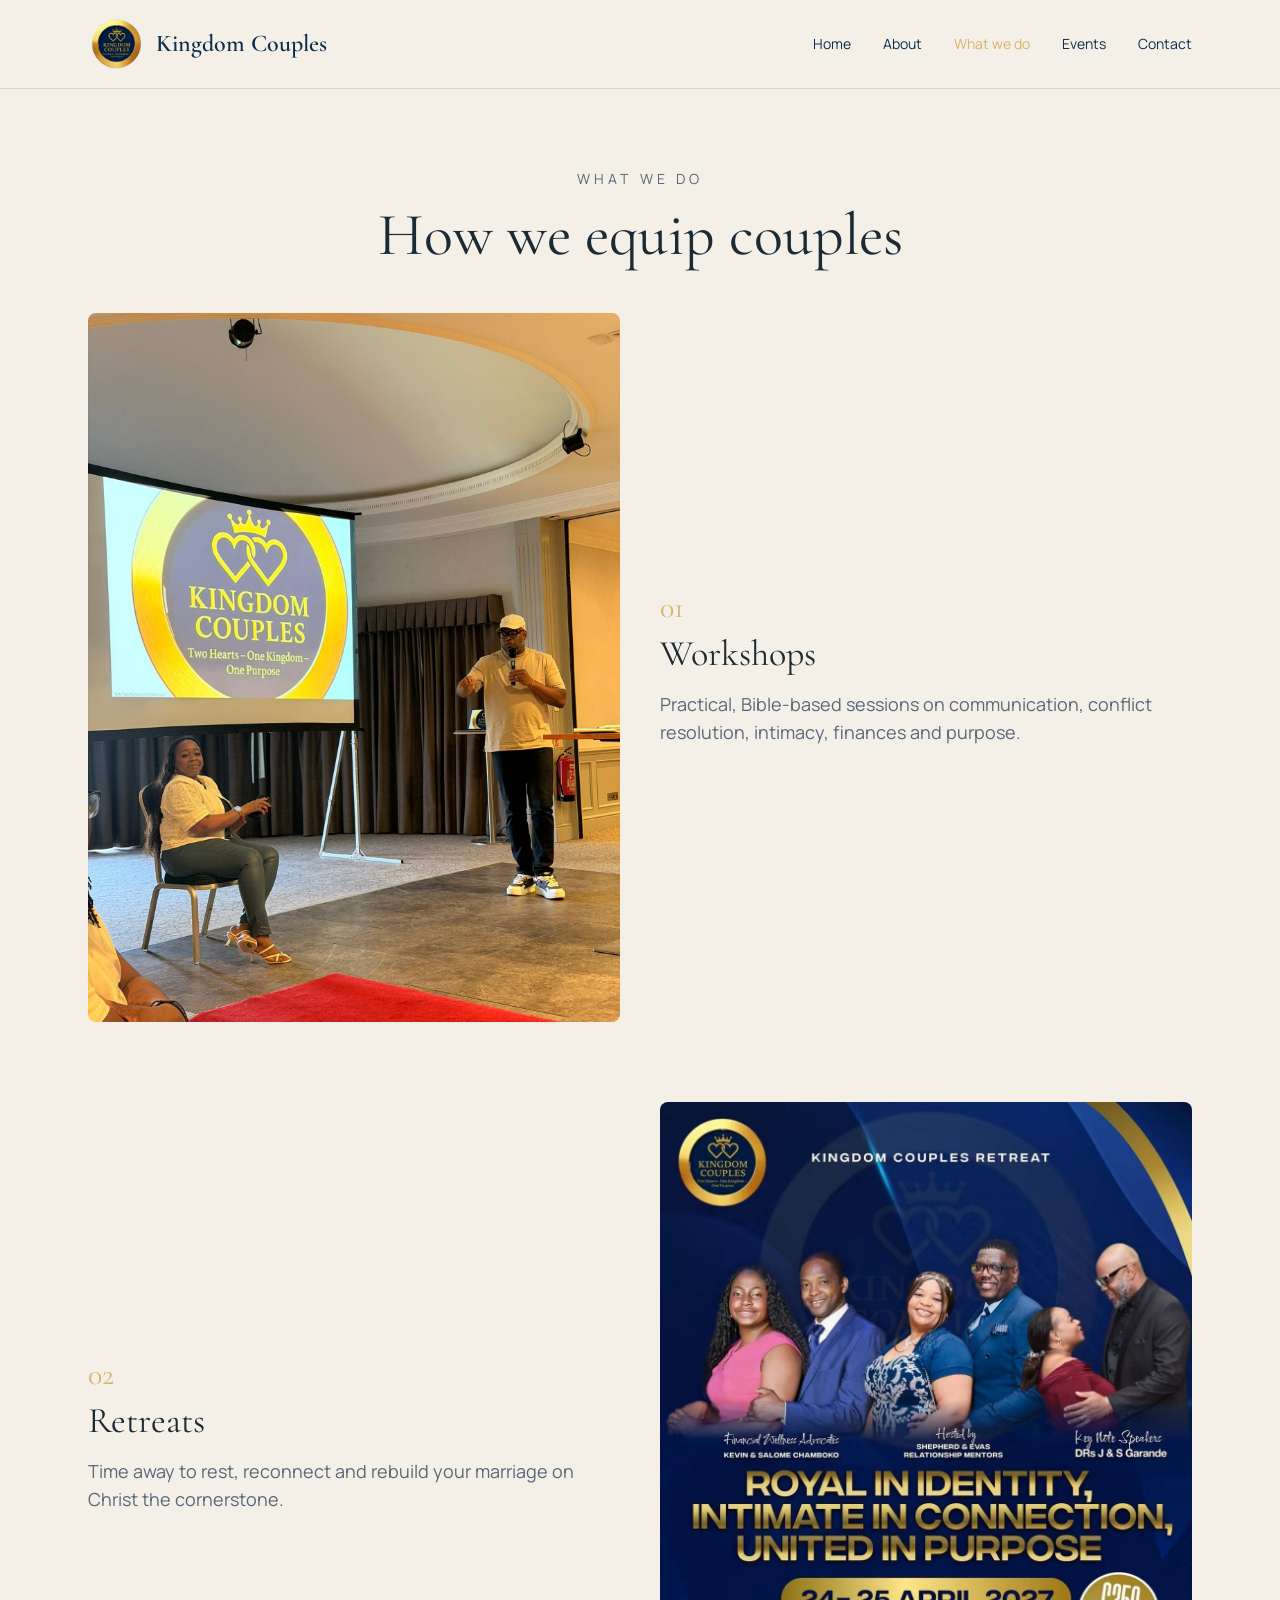
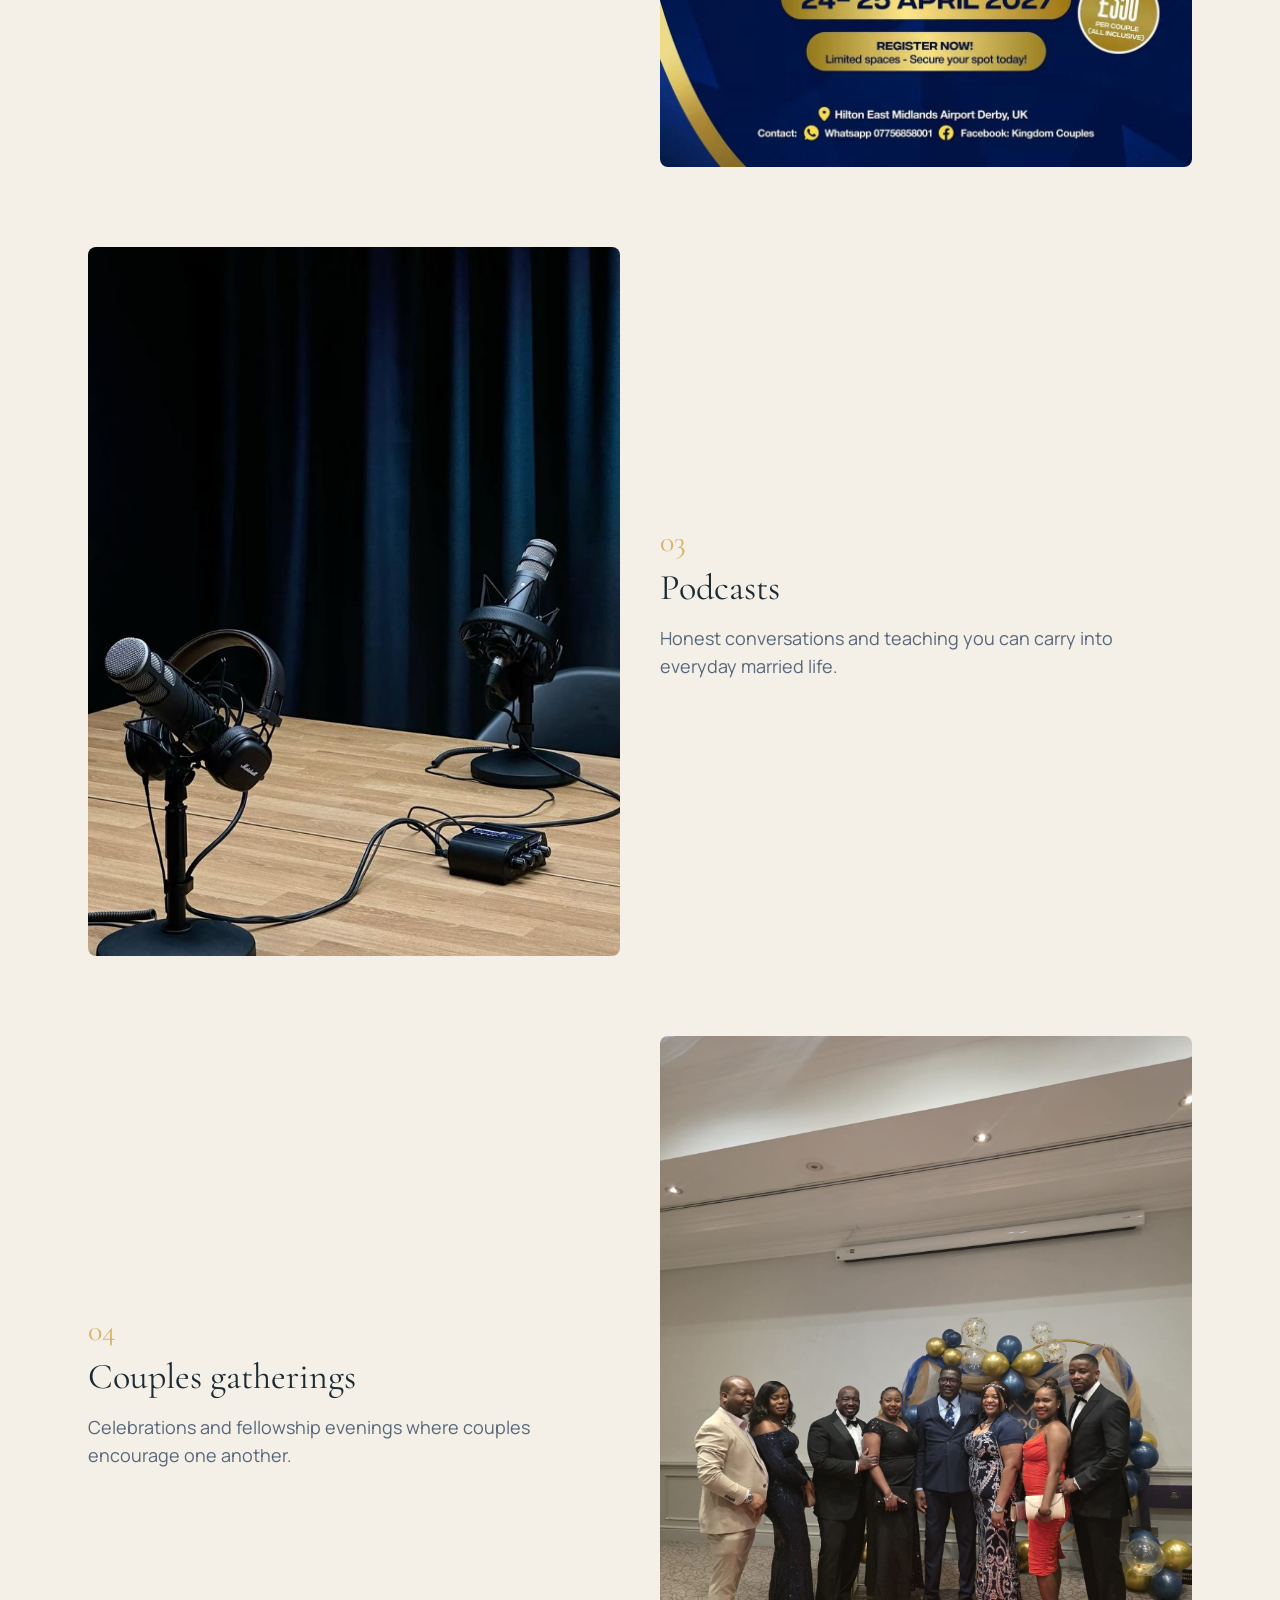
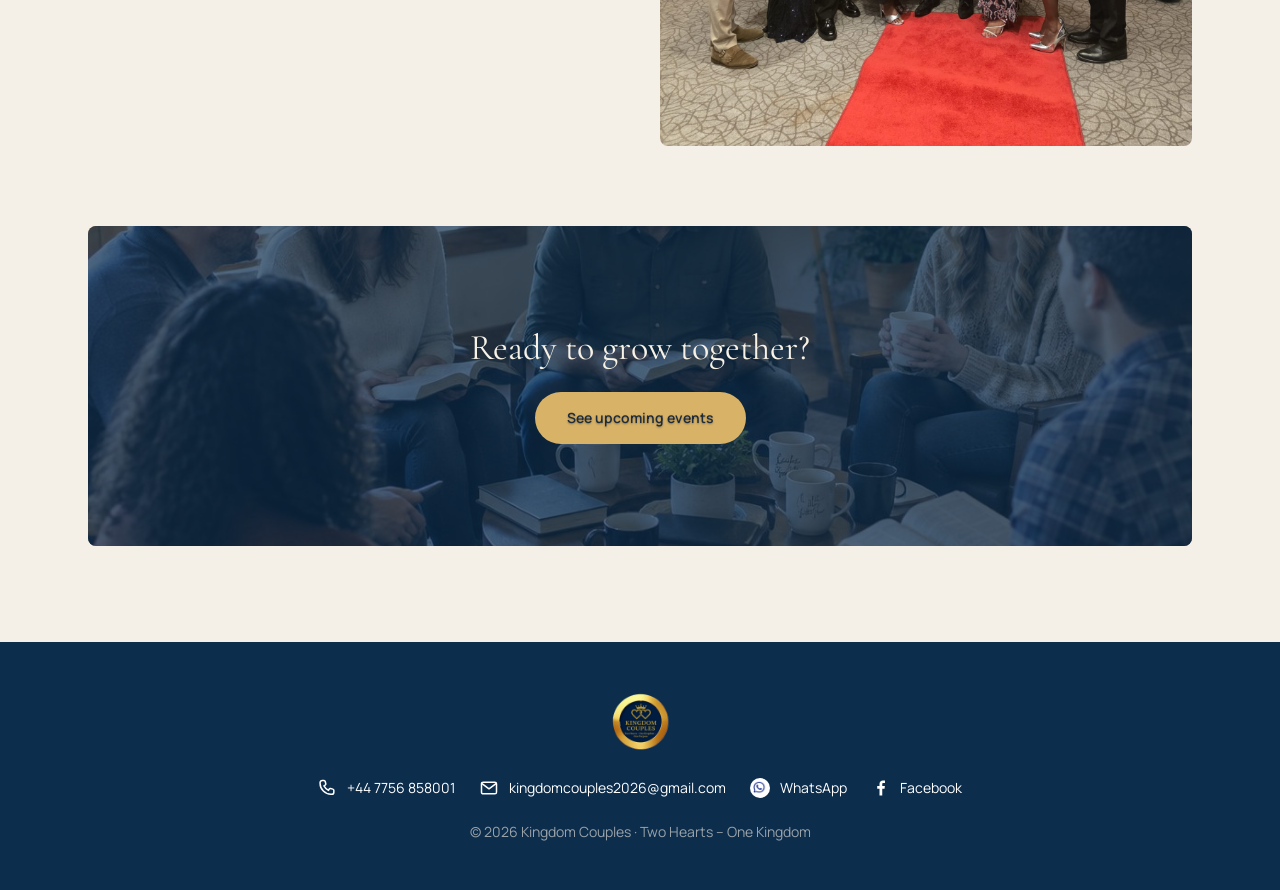
<file: services.html>
<!DOCTYPE html>
<html lang="en">
 <head>
  <meta charset="utf-8"/>
  <meta content="width=device-width, initial-scale=1" name="viewport"/>
  <link href="styles.css" rel="stylesheet"/>
  <link href="https://fonts.googleapis.com/css2?family=Cormorant+Garamond:ital,wght@0,500;0,600;1,500&amp;family=Manrope:wght@400;500;600&amp;display=swap" rel="stylesheet"/>
  <title>
   Workshops, Retreats &amp; Podcasts — Kingdom Couples
  </title>
  <meta content="Christ-centered marriage workshops, couples retreats and podcasts." name="description"/>
  <meta content="What we do — Kingdom Couples" property="og:title"/>
  <meta content="Workshops, retreats and podcasts equipping couples with biblical tools." property="og:description"/>
  <meta content="website" property="og:type"/>
  <meta content="summary_large_image" name="twitter:card"/>
  <link href="https://fonts.googleapis.com" rel="preconnect"/>
  <link href="images/favicon.png" rel="icon" type="image/png"/>
 </head>
 <body>
  <header class="border-b bg-background">
   <nav class="mx-auto flex max-w-6xl items-center justify-between px-6 py-4">
    <a class="flex items-center gap-3" href="index.html">
     <img alt="Kingdom Couples logo" class="h-14 w-14" height="56" src="images/logo-sm.png" width="56"/>
     <span class="hidden font-display text-2xl font-semibold sm:inline">
      Kingdom Couples
     </span>
    </a>
    <div class="flex gap-5 text-sm md:gap-8">
     <a class="hover:text-gold" href="index.html">
      Home
     </a>
     <a class="hover:text-gold" href="about.html">
      About
     </a>
     <a aria-current="page" class="hover:text-gold text-gold" href="services.html">
      What we do
     </a>
     <a class="hover:text-gold" href="events.html">
      Events
     </a>
     <a class="hover:text-gold" href="contact.html">
      Contact
     </a>
    </div>
   </nav>
  </header>
  <main>
   <section class="mx-auto max-w-4xl px-6 pt-20 pb-12 text-center">
    <p class="text-sm uppercase tracking-[0.3em] text-muted-foreground">
     What we do
    </p>
    <h1 class="mt-4 text-5xl md:text-6xl">
     How we equip couples
    </h1>
   </section>
   <div class="mx-auto max-w-6xl space-y-20 px-6 pb-24">
    <div class="grid gap-10 md:grid-cols-2 md:items-center">
     <img alt="Workshops" class="rounded-lg object-cover" height="800" loading="lazy" src="images/walk.jpg" width="1200"/>
     <div>
      <span class="font-display text-3xl text-gold">
       01
      </span>
      <h2 class="mt-2 text-4xl">
       Workshops
      </h2>
      <p class="mt-4 text-lg text-muted-foreground">
       Practical, Bible-based sessions on communication, conflict resolution, intimacy, finances and purpose.
      </p>
     </div>
    </div>
    <div class="grid gap-10 md:grid-cols-2 md:items-center">
     <img alt="Retreats" class="rounded-lg object-cover md:order-2" height="800" loading="lazy" src="images/retret.jpeg" width="1200"/>
     <div>
      <span class="font-display text-3xl text-gold">
       02
      </span>
      <h2 class="mt-2 text-4xl">
       Retreats
      </h2>
      <p class="mt-4 text-lg text-muted-foreground">
       Time away to rest, reconnect and rebuild your marriage on Christ the cornerstone.
      </p>
     </div>
    </div>
    <div class="grid gap-10 md:grid-cols-2 md:items-center">
     <img alt="Podcasts" class="rounded-lg object-cover" height="800" loading="lazy" src="images/pdcast.jpg" width="1200"/>
     <div>
      <span class="font-display text-3xl text-gold">
       03
      </span>
      <h2 class="mt-2 text-4xl">
       Podcasts
      </h2>
      <p class="mt-4 text-lg text-muted-foreground">
       Honest conversations and teaching you can carry into everyday married life.
      </p>
     </div>
    </div>
    <div class="grid gap-10 md:grid-cols-2 md:items-center">
     <img alt="Couples gatherings" class="rounded-lg object-cover md:order-2" height="800" loading="lazy" src="images/couple.jpeg" width="1200"/>
     <div>
      <span class="font-display text-3xl text-gold">
       04
      </span>
      <h2 class="mt-2 text-4xl">
       Couples gatherings
      </h2>
      <p class="mt-4 text-lg text-muted-foreground">
       Celebrations and fellowship evenings where couples encourage one another.
      </p>
     </div>
    </div>
    <div class="relative overflow-hidden rounded-lg">
     <img alt="Couples fellowship" class="h-80 w-full object-cover" height="912" loading="lazy" src="images/retreat.jpg" width="1200"/>
     <div class="absolute inset-0 flex flex-col items-center justify-center gap-6 bg-primary/70 text-center text-primary-foreground">
      <h2 class="text-4xl">
       Ready to grow together?
      </h2>
      <a class="rounded-full bg-gold px-8 py-4 text-sm font-semibold text-accent-foreground hover:opacity-90" href="events.html">
       See upcoming events
      </a>
     </div>
    </div>
   </div>
  </main>
  <footer class="bg-primary py-12 text-primary-foreground">
   <div class="mx-auto flex max-w-6xl flex-col items-center gap-6 px-6 text-center text-sm">
    <img alt="" class="h-16 w-16" height="64" loading="lazy" src="images/logo-sm.png" width="64"/>
    <div class="footer-contact">
     <a href="tel:+447756858001" aria-label="Call Kingdom Couples at +44 7756 858001">
      <svg aria-hidden="true" viewBox="0 0 24 24" fill="none" stroke="currentColor" stroke-width="1.8"><path stroke-linecap="round" stroke-linejoin="round" d="M2.5 5.5A2.5 2.5 0 0 1 5 3h2.2a1.5 1.5 0 0 1 1.46 1.15l.7 2.8a1.5 1.5 0 0 1-.75 1.68l-1.5.84a14 14 0 0 0 5.42 5.42l.84-1.5a1.5 1.5 0 0 1 1.68-.75l2.8.7A1.5 1.5 0 0 1 19 14.8V17a2.5 2.5 0 0 1-2.5 2.5h-1C8.6 19.5 2.5 13.4 2.5 6.5v-1Z"/></svg>
      <span>+44 7756 858001</span>
     </a>
     <a href="mailto:kingdomcouples2026@gmail.com" aria-label="Email Kingdom Couples">
      <svg aria-hidden="true" viewBox="0 0 24 24" fill="none" stroke="currentColor" stroke-width="1.8"><rect x="3" y="5" width="18" height="14" rx="2"/><path stroke-linecap="round" stroke-linejoin="round" d="m4 7 8 6 8-6"/></svg>
      <span>kingdomcouples2026@gmail.com</span>
     </a>
     <a href="https://wa.me/447756858001" target="_blank" rel="noopener noreferrer" aria-label="Message Kingdom Couples on WhatsApp">
      <img src="images/whatsapp.png" alt="" aria-hidden="true"/>
      <span>WhatsApp</span>
     </a>
     <a href="https://www.facebook.com/profile.php?id=61584360152010" target="_blank" rel="noopener noreferrer" aria-label="Visit Kingdom Couples on Facebook">
      <svg aria-hidden="true" viewBox="0 0 24 24" fill="currentColor"><path d="M13.5 21v-8.2h2.75l.41-3.2H13.5V7.56c0-.93.26-1.56 1.59-1.56h1.69V3.14A22 22 0 0 0 14.32 3C11.88 3 10.2 4.49 10.2 7.23V9.6H7.44v3.2h2.76V21h3.3Z"/></svg>
      <span>Facebook</span>
     </a>
    </div>
    <p class="opacity-60">
     © 2026 Kingdom Couples · Two Hearts – One Kingdom
    </p>
   </div>
  </footer>
 </body>
</html>
</file>
